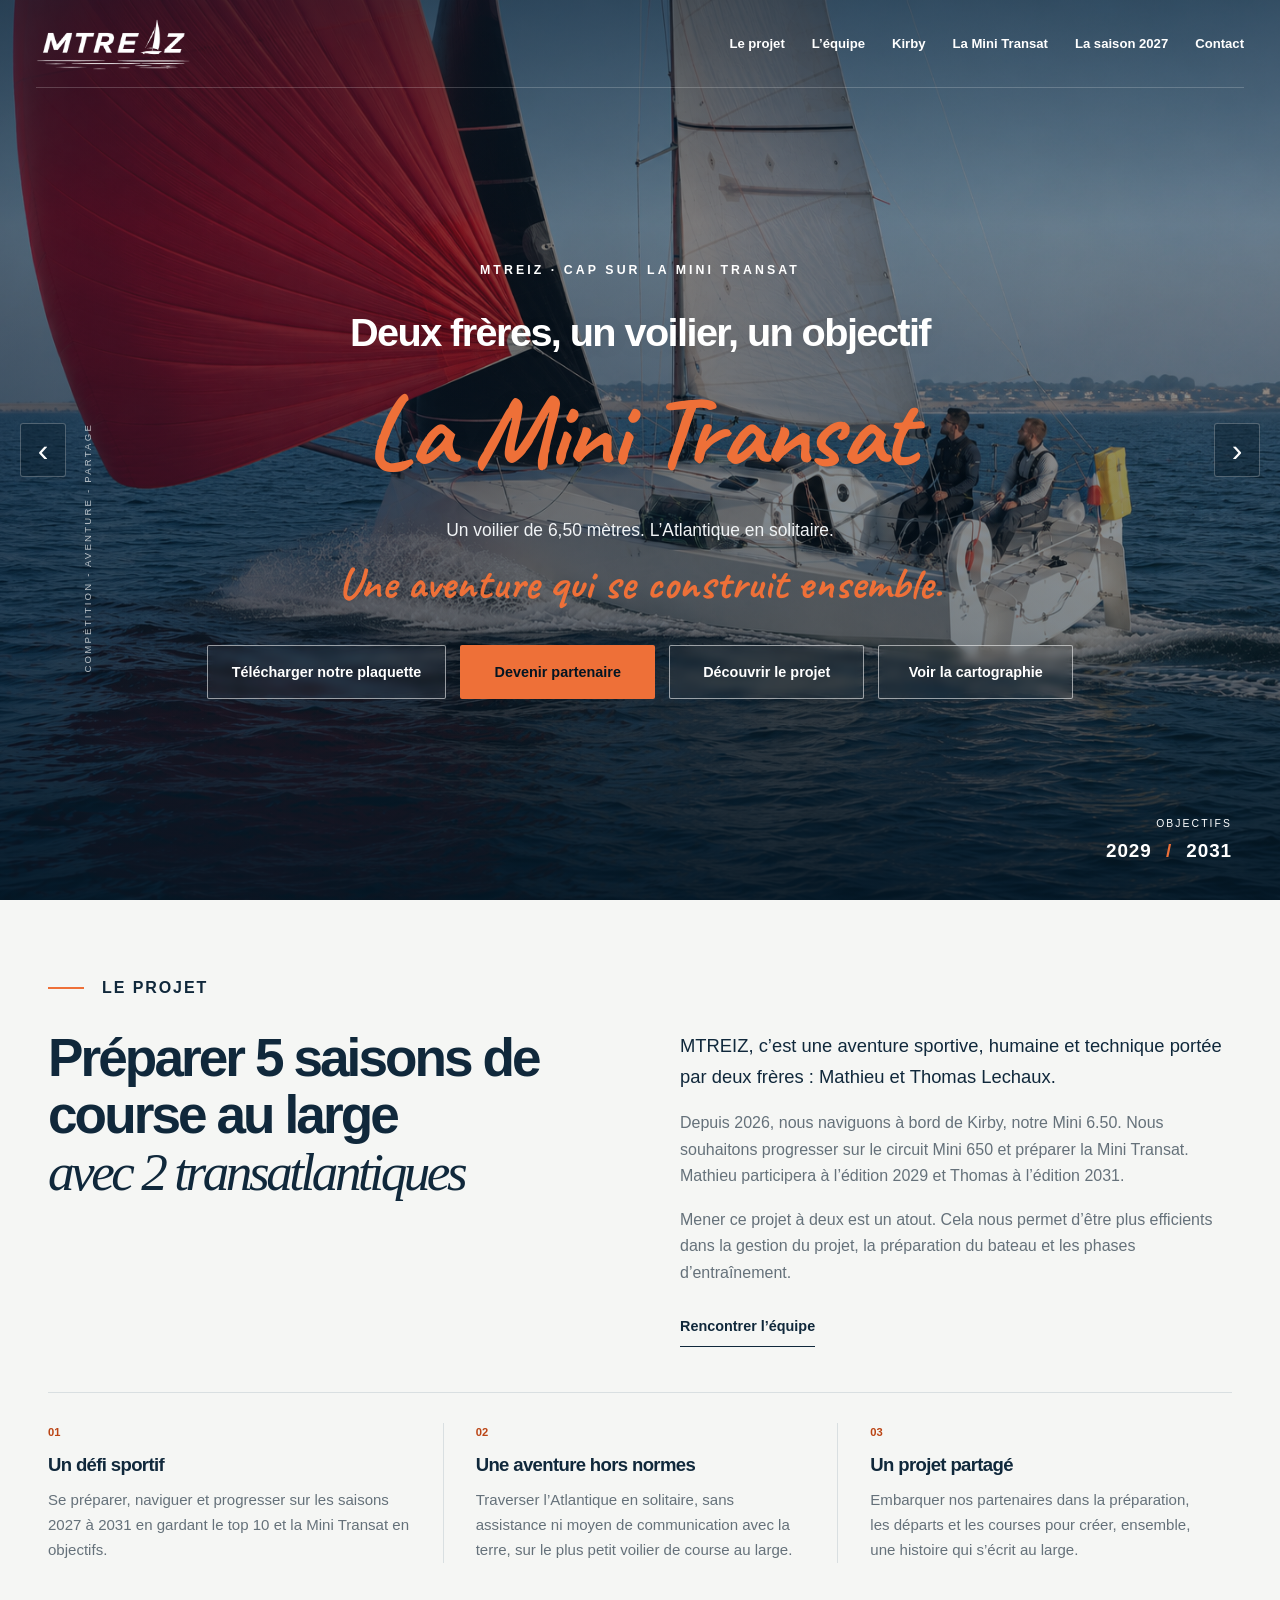
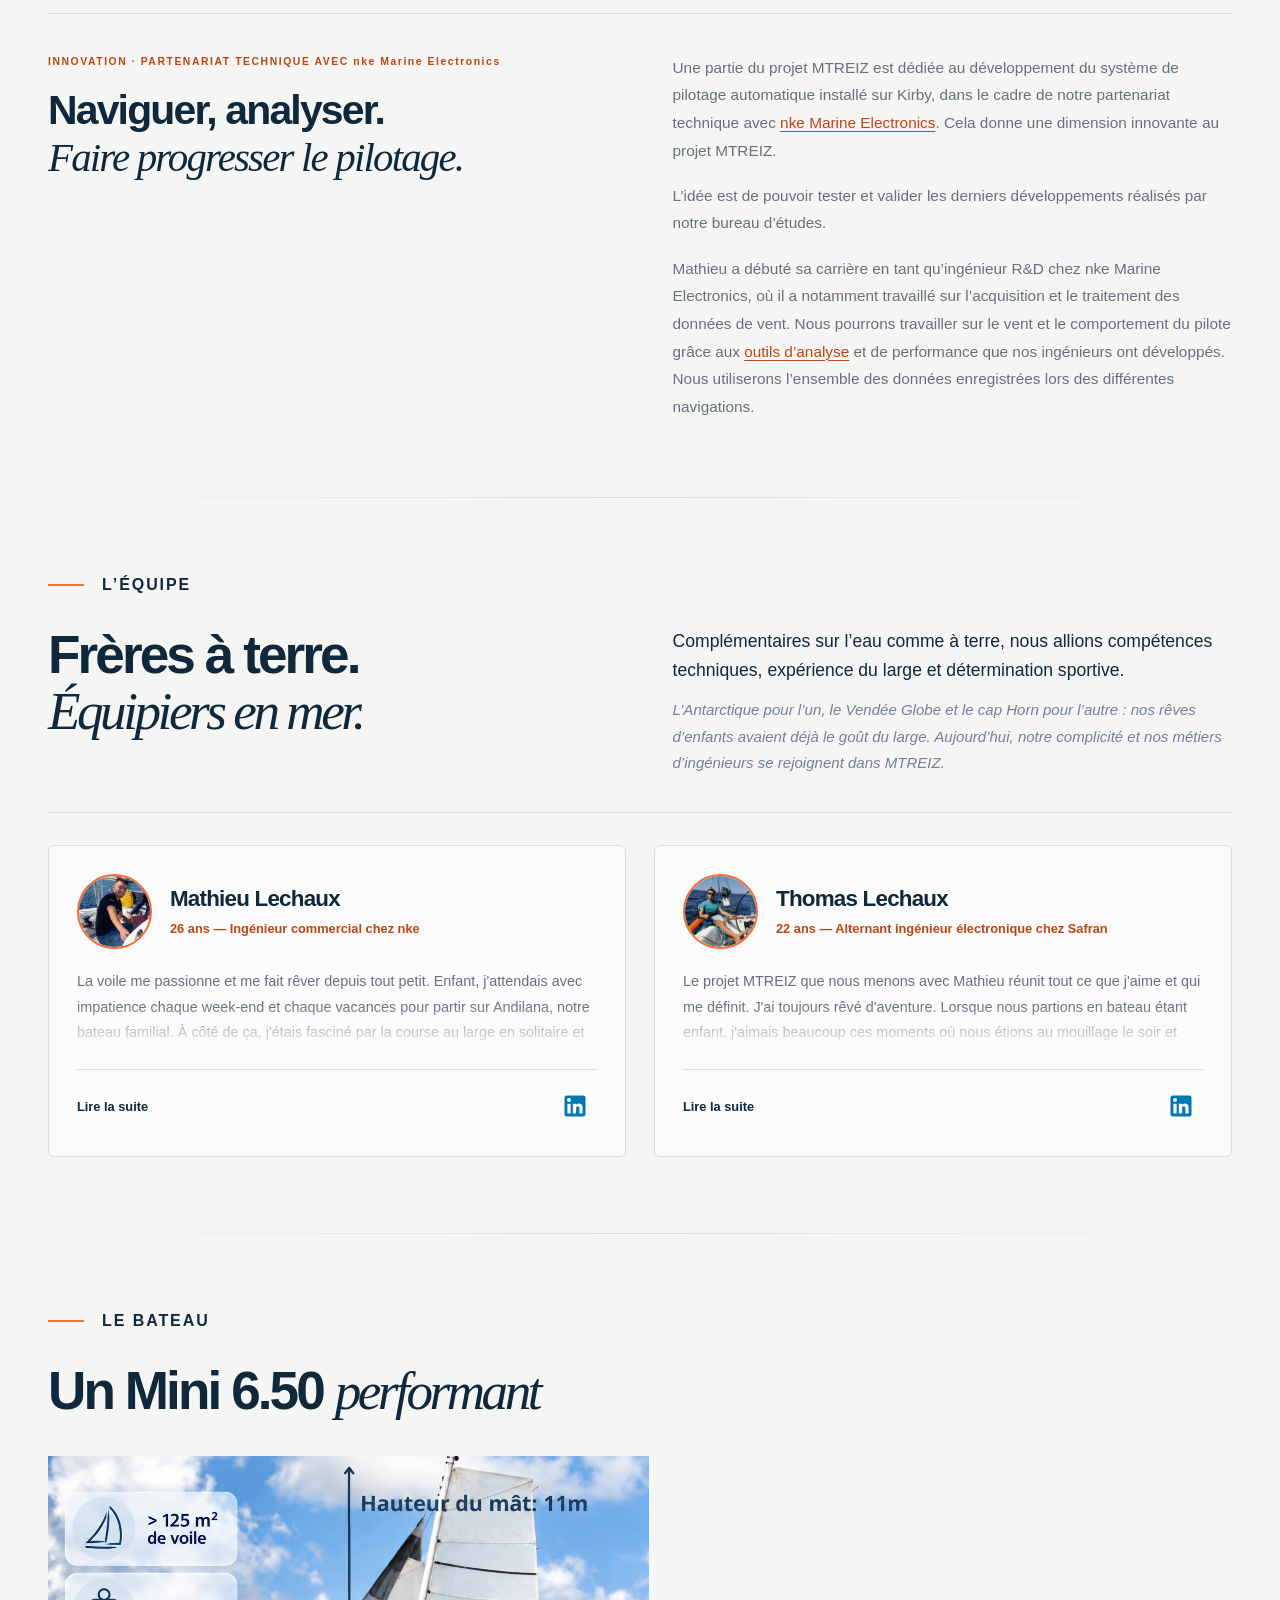
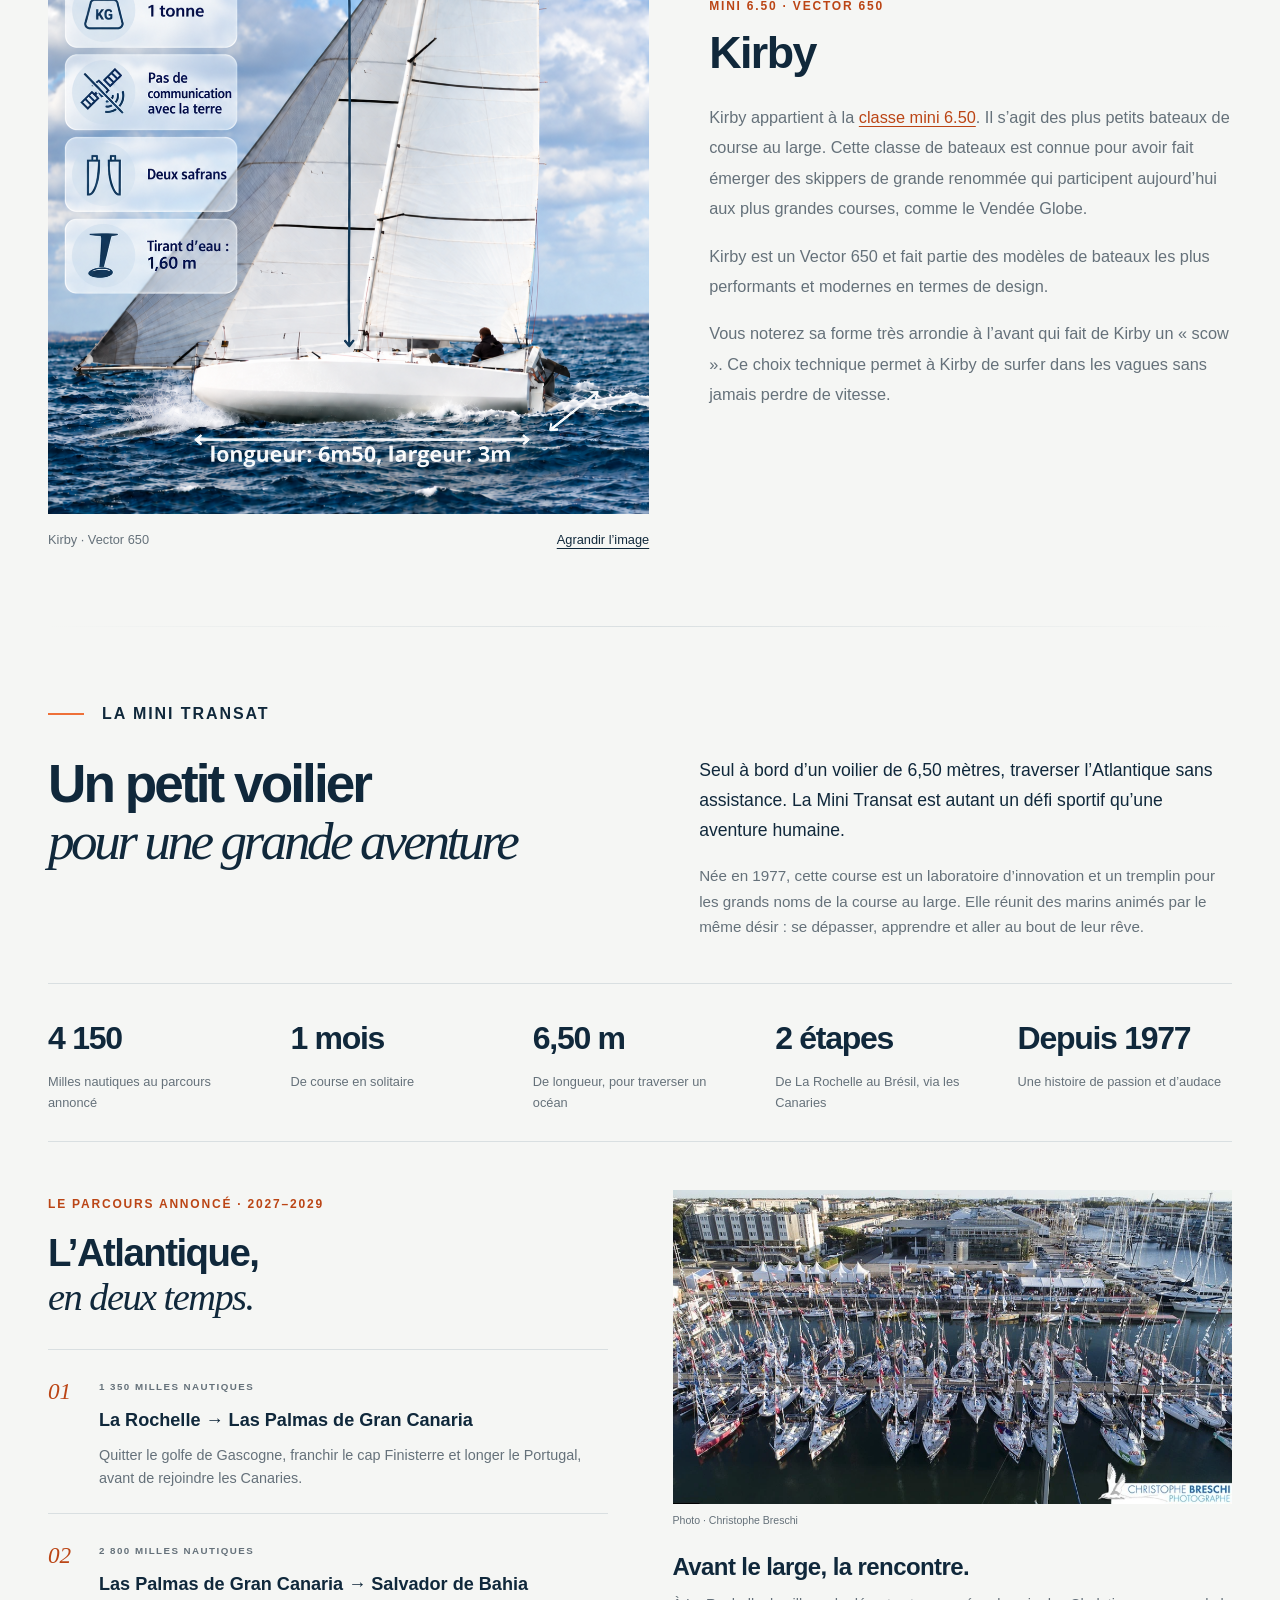
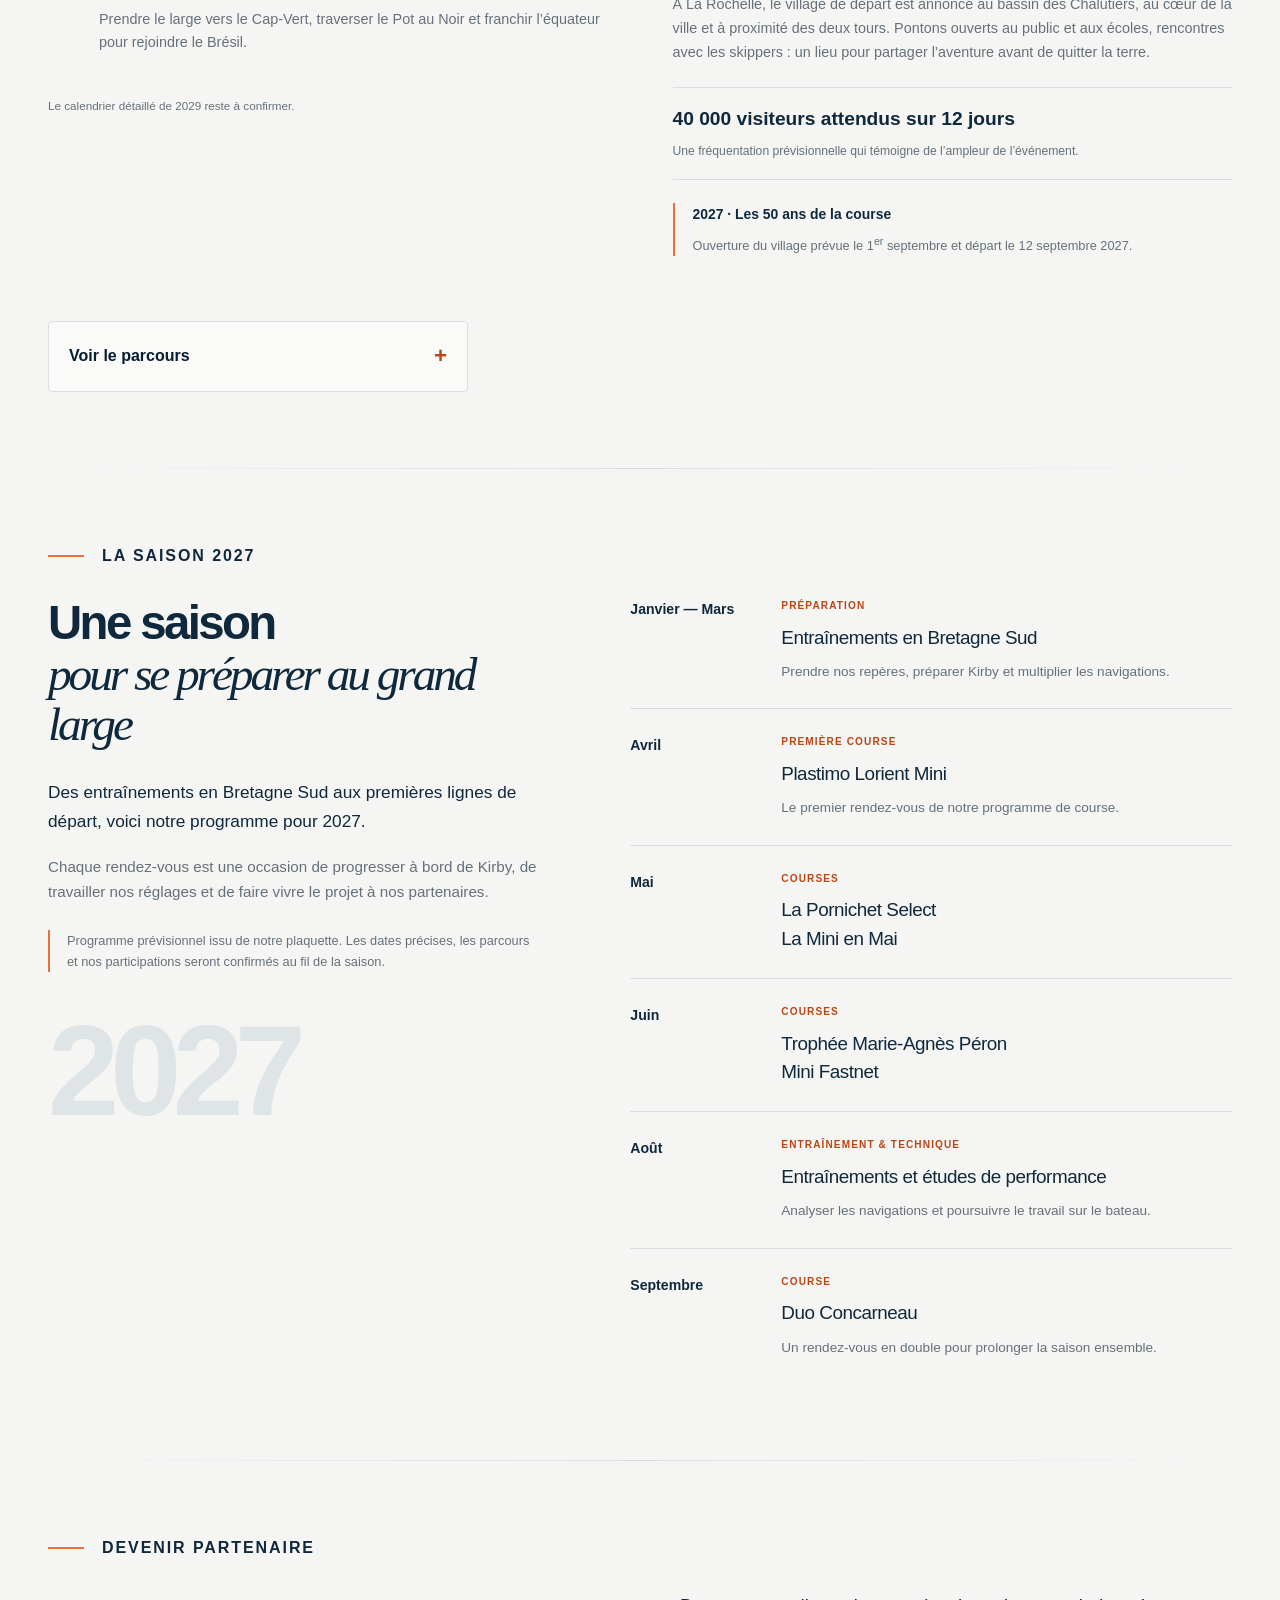
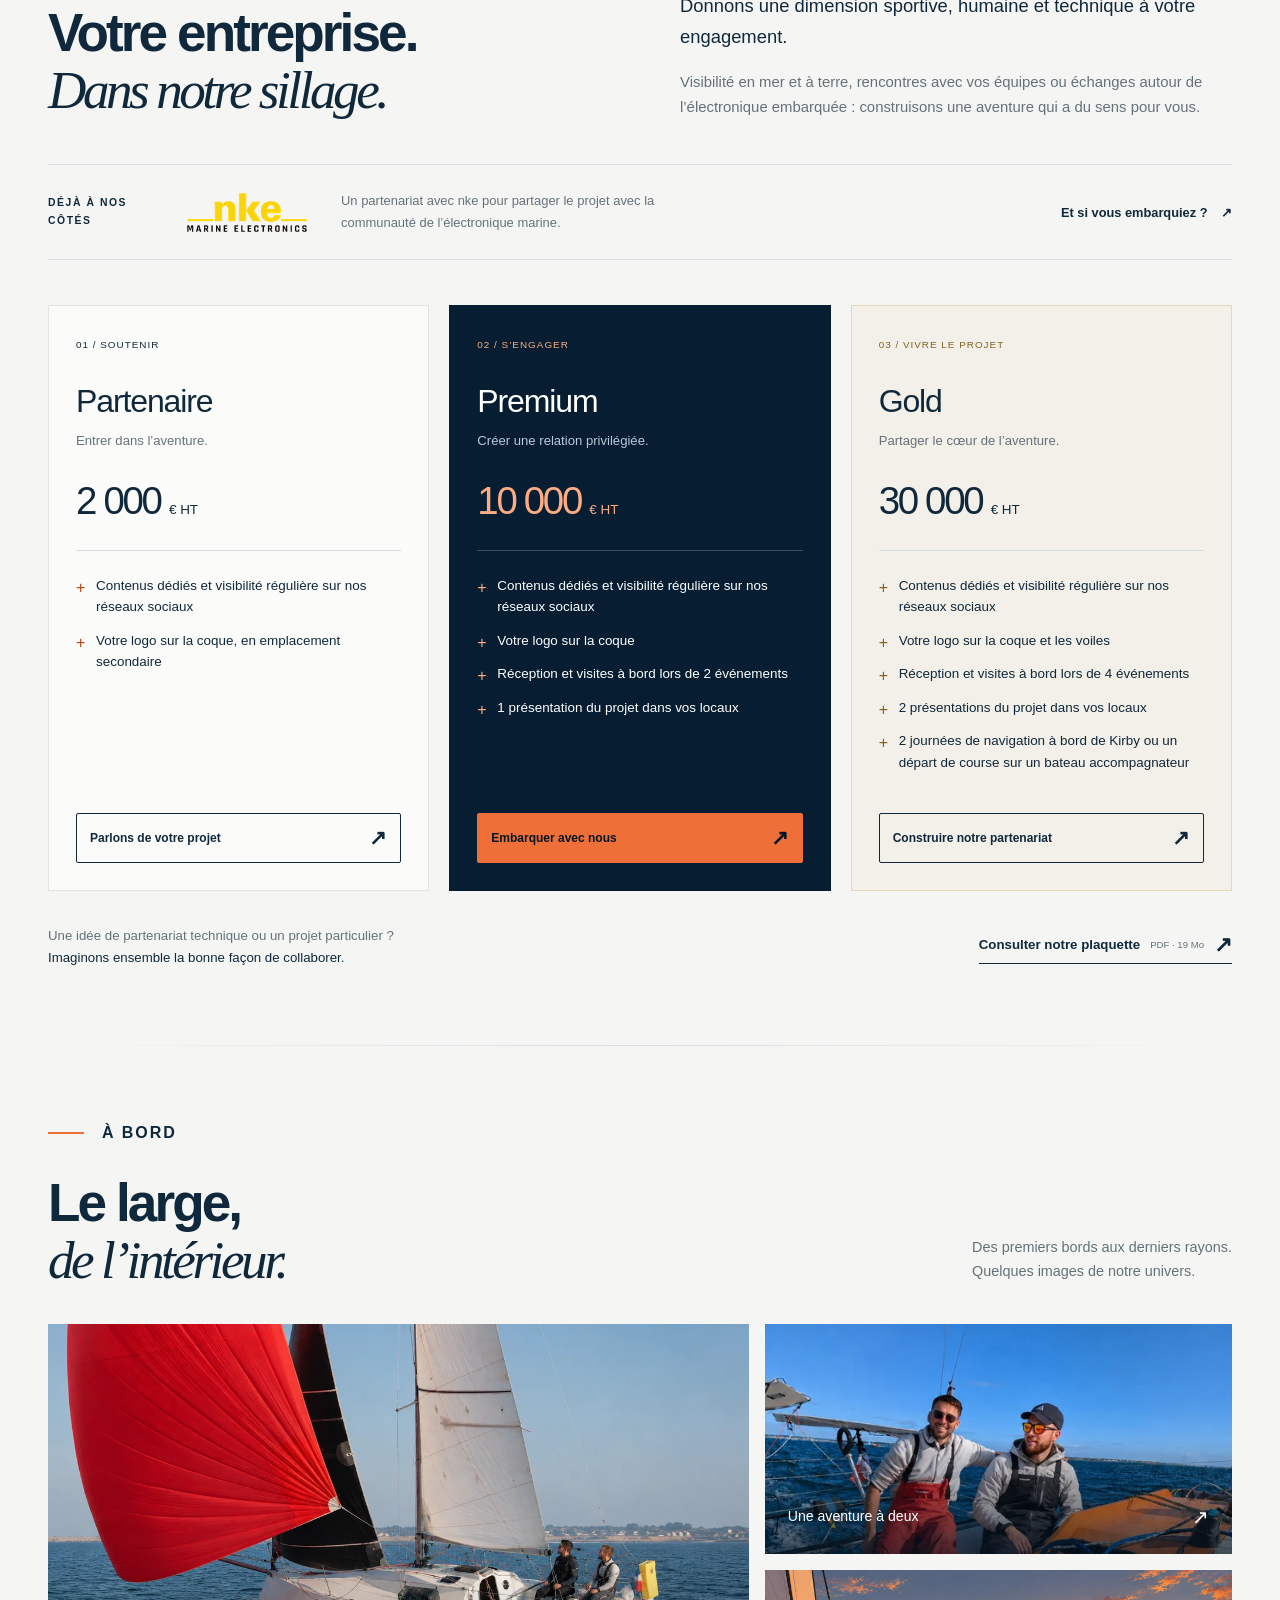
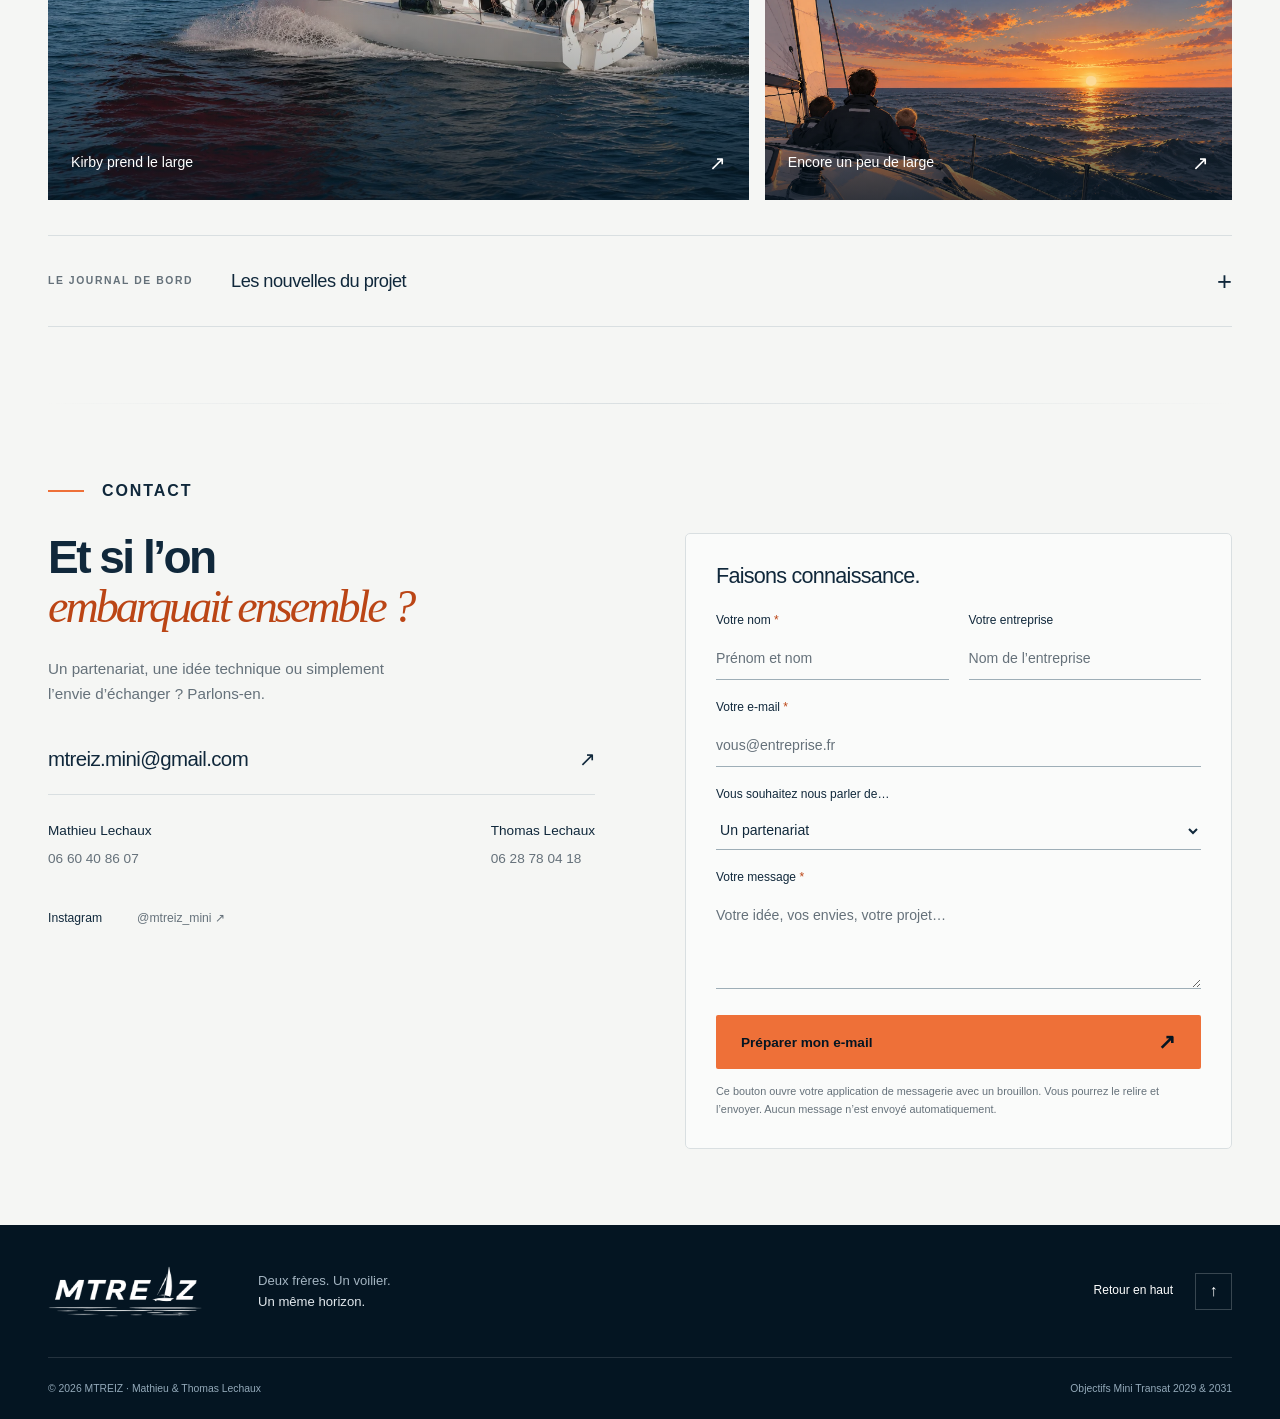
<file: index.html>
<!doctype html>
<html lang="fr">
  <head>
    <meta charset="UTF-8" />
    <meta name="viewport" content="width=device-width, initial-scale=1" />
    <title>MTREIZ — Deux frères, un voilier, un objectif : la Mini Transat</title>
    <meta name="description" content="Mathieu et Thomas Lechaux préparent les Mini Transat 2029 et 2031 à bord de Kirby. Rejoignez une aventure de course au large, d’ingénierie et de partage." />
    <meta name="theme-color" content="#061d32" />
    <link rel="icon" type="image/svg+xml" href="./favicon.svg" />
    <link rel="preload" as="image" href="./images/Caroussel_4.png" />
    <link rel="stylesheet" href="./style.css?v=20261004-36" />
  </head>
  <body>
    <a class="skip-link" href="#projet">Aller au contenu</a>
    <header class="site-header" id="site-header">
      <div class="nav-wrap">
        <a class="brand" href="#accueil" aria-label="MTREIZ, retour à l’accueil"><img src="./images/logo-mtreiz.webp" width="462" height="347" alt="MTREIZ" /></a>
        <button class="menu-toggle" aria-expanded="false" aria-controls="main-nav"><span class="menu-label">Menu</span><span class="menu-bars" aria-hidden="true"></span></button>
        <nav id="main-nav" aria-label="Navigation principale">
          <a href="#projet">Le projet</a><a href="#equipe">L’équipe</a><a href="#kirby">Kirby</a><a href="#mini-transat">La Mini Transat</a><a href="#saison-2027">La saison 2027</a><a href="#contact">Contact</a>
        </nav>
      </div>
      <div class="scroll-progress" aria-hidden="true"></div>
    </header>

    <main>
      <section class="hero" id="accueil" aria-labelledby="hero-title">
        <div class="hero-carousel" aria-hidden="true"><div class="hero-track"><img class="hero-slide" src="./images/Caroussel_4.png" alt="" fetchpriority="high" />
<img class="hero-slide" src="./images/Caroussel_1.jpg" alt="" loading="lazy" />
<img class="hero-slide" src="./images/Caroussel_2.jpg" alt="" loading="lazy" />
<img class="hero-slide" src="./images/Caroussel_3.png" alt="" loading="lazy" /></div></div>
        <div class="hero-carousel-controls" aria-label="Diaporama de l’accueil" hidden><button type="button" class="hero-prev" aria-label="Image précédente">‹</button><button type="button" class="hero-next" aria-label="Image suivante">›</button></div>
        <div class="hero-shade"></div>
        <div class="hero-content wrap">
          <p class="eyebrow hero-eyebrow">MTREIZ · CAP SUR LA MINI TRANSAT</p>
          <h1 id="hero-title"><span class="hero-title-intro">Deux frères, un voilier, un objectif</span><em>La Mini Transat</em></h1>
          <p class="hero-intro">Un voilier de 6,50 mètres. L’Atlantique en solitaire.<span class="hero-handwritten">Une aventure qui se construit ensemble.</span></p>
          <div class="hero-actions"><a class="button button-glass" href="./plaquette-partenaires-mtreiz.pdf" download="Plaquette-partenaires-MTREIZ.pdf">Télécharger notre plaquette</a><a class="button button-orange" href="#partenaires">Devenir partenaire</a><a class="button button-glass" href="#projet">Découvrir le projet</a><a class="button button-glass race-tracking-link" href="https://www.letelegramme.fr/sports/voile/direct-la-cartographie-de-la-duo-concarneau-7118940.php" target="_blank" rel="noopener noreferrer">Voir la cartographie</a></div>
        </div>
        <div class="hero-bottom wrap"><p>OBJECTIFS <strong>2029 <span>/</span> 2031</strong></p></div>
        <span class="hero-side" aria-hidden="true">COMPÉTITION - AVENTURE - PARTAGE</span>
      </section>

      <section class="section project-section" id="projet" aria-labelledby="project-title">
        <div class="wrap">
          <div class="section-kicker"><span>LE PROJET</span></div>
          <div class="project-grid">
            <div class="project-copy"><h2 id="project-title">Préparer 5 saisons de course au large<br /><em>avec 2 transatlantiques</em></h2><div class="project-story"><p class="lead">MTREIZ, c’est une aventure sportive, humaine et technique portée par deux frères : Mathieu et Thomas Lechaux.</p><p>Depuis 2026, nous naviguons à bord de Kirby, notre Mini 6.50. Nous souhaitons progresser sur le circuit Mini 650 et préparer la Mini Transat. Mathieu participera à l’édition 2029 et Thomas à l’édition 2031.</p><p>Mener ce projet à deux est un atout. Cela nous permet d’être plus efficients dans la gestion du projet, la préparation du bateau et les phases d’entraînement.</p><a class="text-link" href="#equipe">Rencontrer l’équipe</a></div></div>
          </div>
          <div class="project-pillars"><article><span class="pillar-number">01</span><h3>Un défi sportif</h3><p>Se préparer, naviguer et progresser sur les saisons 2027 à 2031 en gardant le top 10 et la Mini Transat en objectifs.</p></article><article><span class="pillar-number">02</span><h3>Une aventure hors normes</h3><p>Traverser l’Atlantique en solitaire, sans assistance ni moyen de communication avec la terre, sur le plus petit voilier de course au large.</p></article><article><span class="pillar-number">03</span><h3>Un projet partagé</h3><p>Embarquer nos partenaires dans la préparation, les départs et les courses pour créer, ensemble, une histoire qui s’écrit au large.</p></article></div>
          <article class="project-innovation" aria-labelledby="innovation-title">
            <div class="innovation-intro">
              <div><p class="tiny-label">INNOVATION · PARTENARIAT TECHNIQUE AVEC nke Marine Electronics</p><h3 id="innovation-title">Naviguer, analyser.<br /><em>Faire progresser le pilotage.</em></h3></div>
              <div class="innovation-copy"><p>Une partie du projet MTREIZ est dédiée au développement du système de pilotage automatique installé sur Kirby, dans le cadre de notre partenariat technique avec <a class="inline-link" href="https://nke-marine-electronics.fr/" target="_blank" rel="noopener noreferrer">nke Marine Electronics</a>. Cela donne une dimension innovante au projet MTREIZ.</p><p>L’idée est de pouvoir tester et valider les derniers développements réalisés par notre bureau d’études.</p><p>Mathieu a débuté sa carrière en tant qu’ingénieur R&amp;D chez nke Marine Electronics, où il a notamment travaillé sur l’acquisition et le traitement des données de vent. Nous pourrons travailler sur le vent et le comportement du pilote grâce aux <button type="button" class="inline-link analysis-toggle" aria-expanded="false" aria-controls="analysis-panel">outils d’analyse</button> et de performance que nos ingénieurs ont développés. Nous utiliserons l’ensemble des données enregistrées lors des différentes navigations.</p><div id="analysis-panel" class="analysis-panel" hidden><figure><img src="./images/nke-analyse-navigation.png" width="1450" height="675" loading="lazy" alt="Outils d’analyse nke : rapports de navigation, segmentation, calibration et détection, avec cartes, graphiques et tableaux." /><figcaption>Les outils d’analyse et de performance nke Marine Electronics</figcaption></figure></div></div>
            </div>
          </article>
        </div>
      </section>

      <section id="equipe" class="section team-section" aria-labelledby="team-title"><div class="wrap">
        <div class="section-kicker"><span>L’ÉQUIPE</span></div>

        <div class="team-hero-grid">
            <div class="team-title-col">
                <h2 id="team-title">Frères à terre.<br><em>Équipiers en mer.</em></h2>
            </div>
            <div class="team-text-col">
                <p class="lead-text">
                    Complémentaires sur l’eau comme à terre, nous allions compétences techniques, expérience du large et détermination sportive.
                </p>

                <p class="equipe-citation" style="color: #718096; font-style: italic; margin-top: 0.8rem;">
                    L’Antarctique pour l’un, le Vendée Globe et le cap Horn pour l’autre : nos rêves d’enfants avaient déjà le goût du large. Aujourd’hui, notre complicité et nos métiers d’ingénieurs se rejoignent dans MTREIZ.
                </p>
            </div>
        </div>

        <div class="team-cards-grid">
            <!-- Mathieu -->
            <div class="team-card">
                <div class="profile-header">
                    <img src="./images/PDP_Mathieu.png" alt="Mathieu Lechaux" class="profile-photo" loading="lazy">
                    <div class="profile-info">
                        <h3>Mathieu Lechaux</h3>
                        <span class="subtext">26 ans — Ingénieur commercial chez nke</span>
                    </div>
                </div>
                <div class="profile-bio" id="bio-mathieu">
                    <p>
                        La voile me passionne et me fait rêver depuis tout petit. Enfant, j'attendais avec impatience chaque week-end et chaque vacances pour partir sur Andilana, notre bateau familial. À côté de ça, j'étais fasciné par la course au large en solitaire et ces skippers qui s'élançaient défier les océans chaque automne. J'avais rempli ma chambre de posters récoltés lors des nombreux départs de courses auxquels papa nous emmenait, et je m'endormais en m'imaginant à la place de ces marins. Plus grand, j'ai fait mes études d'ingénieur à Brest et ai passé beaucoup de temps sur l'eau et dans l'eau à naviguer, kiter, surfer, et ai développé un réel besoin de proximité avec l'océan. J'ai toujours été compétiteur dans l'âme et animé par ce besoin de performer, d'atteindre des objectifs, que ce soit en course à pied, au badminton ou en VTT. C'est ce qui m'a motivé à me rapprocher du sport de haut niveau et à rejoindre cet univers très fermé de la course au large avec mon métier d'ingénieur en électronique. Grâce à nke Marine Electronics, je travaille aujourd'hui sur ce qui se fait de mieux en termes de voiliers de course et d'électronique de navigation. Le projet MTREIZ est rempli d'ambition, que ce soit en termes de navigation et de compétition, de dépassement personnel, de gestion de projet et de développement électronique, et je pense que c'est cette complexité qui me motive vraiment à réussir ce projet dans sa globalité.
                    </p>
                </div>
                <div class="profile-footer">
                    <button class="bio-toggle" type="button" aria-expanded="false" aria-controls="bio-mathieu" aria-label="Lire la suite de la présentation de Mathieu">Lire la suite</button>
                    <a href="https://www.linkedin.com/in/mathieu-lechaux" target="_blank" rel="noopener noreferrer" aria-label="Profil LinkedIn de Mathieu Lechaux" class="linkedin-icon">
                        <svg xmlns="http://www.w3.org/2000/svg" viewBox="0 0 24 24">
                            <path d="M19 3a2 2 0 0 1 2 2v14a2 2 0 0 1-2 2H5a2 2 0 0 1-2-2V5a2 2 0 0 1 2-2h14m-.5 15.5v-5.3a3.26 3.26 0 0 0-3.26-3.26c-.85 0-1.84.52-2.28 1.3v-1.11h-2.79v8.37h2.79v-4.93c0-.77.62-1.4 1.39-1.4a1.4 1.4 0 0 1 1.4 1.4v4.93h2.75M6.88 8.56a1.68 1.68 0 0 0 1.68-1.68c0-.93-.75-1.69-1.68-1.69a1.69 1.69 0 0 0-1.69 1.69c0 .93.76 1.68 1.69 1.68m1.39 9.94v-8.37H5.5v8.37h2.77z"/>
                        </svg>
                    </a>
                </div>
            </div>

            <!-- Thomas -->
            <div class="team-card">
                <div class="profile-header">
                    <img src="./images/PDP_Thomas.png" alt="Thomas Lechaux" class="profile-photo" loading="lazy">
                    <div class="profile-info">
                        <h3>Thomas Lechaux</h3>
                        <span class="subtext">22 ans — Alternant ingénieur électronique chez Safran</span>
                    </div>
                </div>
                <div class="profile-bio" id="bio-thomas">
                    <p>
                        Le projet MTREIZ que nous menons avec Mathieu réunit tout ce que j'aime et qui me définit. J'ai toujours rêvé d'aventure. Lorsque nous partions en bateau étant enfant, j'aimais beaucoup ces moments où nous étions au mouillage le soir et que papa nous racontait son expédition en Antarctique avec toutes les péripéties auxquelles il a dû faire face, le démâtage en arrivant aux Canaries, les orques au large de l'Argentine, les vagues de plus de 10m au Nord de la péninsule Antarctique. Les expéditions en mer comme à terre me fascinent. C'est pourquoi je fais beaucoup de randonnée et de trails, je suis toujours à la recherche de nouveaux défis et d'endroits à découvrir, seul ou avec mes amis. À côté de ça, je suis également un passionné de technique depuis mon plus jeune âge. Je ne marchais pas encore que j'étais déjà assis avec papa et papi à changer une courroie de voiture dans le garage de la maison. Mon cursus d'ingénieur à L'INSA et mon alternance chez Safran m'ont permis de développer de nombreuses connaissances en électronique et complètent mes compétences en mécanique. J'ai toujours aimé mener des projets techniques, je viens de remettre en état une 4L, de la carrosserie en passant par chaque pièce du moteur. Ce qui me plaît techniquement avec le projet MTREIZ, c'est qu'il faut être pluridisciplinaire et savoir tout faire. Il faut pouvoir faire du composite pour travailler sur la structure du bateau, avoir des connaissances en électronique pour le système de pilotage automatique, avoir les bases du matelotage pour savoir réaliser des épissures, être capable de réparer une voile... Je pense que ce projet est une vraie expérience de vie avec les défis techniques, humains et sportifs qui nous attendent, c'est ce qui me motive et j'en sortirai grandi.
                    </p>
                </div>
                <div class="profile-footer">
                    <button class="bio-toggle" type="button" aria-expanded="false" aria-controls="bio-thomas" aria-label="Lire la suite de la présentation de Thomas">Lire la suite</button>
                    <a href="https://www.linkedin.com/in/thomas-lechaux-63a942238" target="_blank" rel="noopener noreferrer" aria-label="Profil LinkedIn de Thomas Lechaux" class="linkedin-icon">
                        <svg xmlns="http://www.w3.org/2000/svg" viewBox="0 0 24 24">
                            <path d="M19 3a2 2 0 0 1 2 2v14a2 2 0 0 1-2 2H5a2 2 0 0 1-2-2V5a2 2 0 0 1 2-2h14m-.5 15.5v-5.3a3.26 3.26 0 0 0-3.26-3.26c-.85 0-1.84.52-2.28 1.3v-1.11h-2.79v8.37h2.79v-4.93c0-.77.62-1.4 1.39-1.4a1.4 1.4 0 0 1 1.4 1.4v4.93h2.75M6.88 8.56a1.68 1.68 0 0 0 1.68-1.68c0-.93-.75-1.69-1.68-1.69a1.69 1.69 0 0 0-1.69 1.69c0 .93.76 1.68 1.69 1.68m1.39 9.94v-8.37H5.5v8.37h2.77z"/>
                        </svg>
                    </a>
                </div>
            </div>
        </div>
    </div></section>

      <section class="section boat-section" id="kirby" aria-labelledby="boat-title"><div class="wrap">
        <div class="section-kicker"><span>LE BATEAU</span></div>
        <div class="boat-heading"><h2 id="boat-title">Un Mini 6.50 <em>performant</em></h2></div>
        <div class="kirby-presentation">
          <figure class="kirby-technical-image">
            <a href="./images/kirby-fiche-technique.png" target="_blank" rel="noopener" aria-label="Agrandir la fiche technique de Kirby dans un nouvel onglet"><img src="./images/kirby-fiche-technique.png" width="1199" height="1312" alt="Kirby : longueur 6,50 m, largeur 3 m, mât 11 m, tirant d’eau 1,60 m, une tonne, plus de 125 m² de voile, deux safrans. L’illustration indique « Pas de communication avec la terre »." loading="lazy" /></a>
            <figcaption><span>Kirby · Vector 650</span><a href="./images/kirby-fiche-technique.png" target="_blank" rel="noopener">Agrandir l’image</a></figcaption>
          </figure>
          <div class="kirby-presentation-copy">
            <p class="tiny-label">MINI 6.50 · VECTOR 650</p>
            <h3>Kirby</h3>
            <p>Kirby appartient à la <a class="inline-link" href="https://www.classemini.com/" target="_blank" rel="noopener noreferrer">classe mini 6.50</a>. Il s’agit des plus petits bateaux de course au large. Cette classe de bateaux est connue pour avoir fait émerger des skippers de grande renommée qui participent aujourd’hui aux plus grandes courses, comme le Vendée Globe.</p>
            <p>Kirby est un Vector 650 et fait partie des modèles de bateaux les plus performants et modernes en termes de design.</p>
            <p>Vous noterez sa forme très arrondie à l’avant qui fait de Kirby un « scow ». Ce choix technique permet à Kirby de surfer dans les vagues sans jamais perdre de vitesse.</p>
          </div>
        </div>
      </div></section>

              <section class="section race-section" id="mini-transat" aria-labelledby="race-title"><div class="wrap">
          <div class="section-kicker"><span>LA MINI TRANSAT</span></div>
          <div class="race-heading"><h2 id="race-title">Un petit voilier<br /><em>pour une grande aventure</em></h2><div class="race-intro"><p class="lead">Seul à bord d’un voilier de 6,50 mètres, traverser l’Atlantique sans assistance. La Mini Transat est autant un défi sportif qu’une aventure humaine.</p><p>Née en 1977, cette course est un laboratoire d’innovation et un tremplin pour les grands noms de la course au large. Elle réunit des marins animés par le même désir : se dépasser, apprendre et aller au bout de leur rêve.</p></div></div>
          <dl class="race-facts"><div><dt>4 150</dt><dd>Milles nautiques au parcours annoncé</dd></div><div><dt>1 mois</dt><dd>De course en solitaire</dd></div><div><dt>6,50 m</dt><dd>De longueur, pour traverser un océan</dd></div><div><dt>2 étapes</dt><dd>De La Rochelle au Brésil, via les Canaries</dd></div><div><dt>Depuis 1977</dt><dd>Une histoire de passion et d’audace</dd></div></dl>
          
<div class="race-grid">
            <div class="race-route"><span class="tiny-label">LE PARCOURS ANNONCÉ · 2027–2029</span><h3>L’Atlantique,<br /><em>en deux temps.</em></h3><ol class="race-legs"><li><span class="leg-number" aria-hidden="true">01</span><div><span class="tiny-label">1 350 MILLES NAUTIQUES</span><h4>La Rochelle → Las Palmas de Gran Canaria</h4><p>Quitter le golfe de Gascogne, franchir le cap Finisterre et longer le Portugal, avant de rejoindre les Canaries.</p></div></li><li><span class="leg-number" aria-hidden="true">02</span><div><span class="tiny-label">2 800 MILLES NAUTIQUES</span><h4>Las Palmas de Gran Canaria → Salvador de Bahia</h4><p>Prendre le large vers le Cap-Vert, traverser le Pot au Noir et franchir l’équateur pour rejoindre le Brésil.</p></div></li></ol><p class="race-source-note">Le calendrier détaillé de 2029 reste à confirmer.</p>
</div>
            <div class="race-village"><figure><img src="./images/village-mini-transat.webp" width="1055" height="592" loading="lazy" alt="Voiliers Mini réunis au port, avec les visiteurs sur les pontons" /><figcaption>Photo · Christophe Breschi</figcaption></figure><h3>Avant le large, la rencontre.</h3><p>À La Rochelle, le village de départ est annoncé au bassin des Chalutiers, au cœur de la ville et à proximité des deux tours. Pontons ouverts au public et aux écoles, rencontres avec les skippers : un lieu pour partager l’aventure avant de quitter la terre.</p><p class="village-attendance"><strong>40 000 visiteurs attendus sur 12 jours</strong><span>Une fréquentation prévisionnelle qui témoigne de l’ampleur de l’événement.</span></p><p class="race-edition"><strong>2027 · Les 50 ans de la course</strong><span>Ouverture du village prévue le 1<sup>er</sup> septembre et départ le 12 septembre 2027.</span></p></div>
<details class="route-disclosure" id="parcours-anime"><summary><span>Voir le parcours</span><span class="route-disclosure-icon" aria-hidden="true">+</span></summary>
<div class="ocean-journey" aria-labelledby="journey-title">
            <div class="journey-map">
              <svg class="journey-svg" viewBox="0 0 765 624" role="img" aria-labelledby="journey-map-title journey-map-desc">
                <title id="journey-map-title">La traversée de l’Atlantique en deux étapes</title>
                <desc id="journey-map-desc">De La Rochelle à Las Palmas de Gran Canaria : 1 350 milles nautiques. Puis vers Salvador de Bahia : 2 800 milles nautiques. Le tracé est schématique.</desc>
                <defs><pattern id="ocean-grid" width="90" height="80" patternUnits="userSpaceOnUse"><path d="M90 0H0V80" fill="none" stroke="#b4cbc8" stroke-width=".7" opacity=".45"/></pattern></defs>
                <rect width="765" height="624" fill="#edf3ef"/>
                <rect width="765" height="624" fill="url(#ocean-grid)"/>
                <image href="./images/atlantic-land.svg" width="765" height="624"/>
                <text x="613" y="162" class="map-continent">EUROPE</text><text x="588" y="395" class="map-continent">AFRIQUE</text><text x="67" y="515" class="map-continent">BRÉSIL</text>
                <text x="161" y="244" class="map-ocean">OCÉAN</text><text x="125" y="270" class="map-ocean">ATLANTIQUE</text>
                <path d="M0 448H765" class="equator-line"/><text x="32" y="441" class="equator-label">ÉQUATEUR</text>
                <path d="M574 79 C558 94 525 86 500 99 C470 112 469 180 445 223 C414 258 369 286 351 320 C325 371 285 429 260 476 C244 510 243 533 238 551" class="journey-guide"/>
                <path id="journey-leg-one" d="M574 79 C558 94 525 86 500 99 C470 112 469 180 445 223" class="journey-line leg-one"/>
                <path id="journey-leg-two" d="M445 223 C414 258 369 286 351 320 C325 371 285 429 260 476 C244 510 243 533 238 551" class="journey-line leg-two"/>
                <g class="journey-port"><circle cx="574" cy="79" r="7"/><text x="596" y="68">La Rochelle</text><text x="596" y="87" class="port-subtitle">FRANCE · DÉPART</text></g>
                <g class="journey-port"><circle cx="445" cy="223" r="7"/><path d="M455 223H505" class="port-leader"/><text x="515" y="218">Las Palmas</text><text x="515" y="237" class="port-subtitle">GRAN CANARIA · ESCALE</text></g>
                <g class="journey-port"><circle cx="238" cy="551" r="7"/><path d="M248 551H284" class="port-leader"/><text x="294" y="549">Salvador de Bahia</text><text x="294" y="569" class="port-subtitle">BRÉSIL · ARRIVÉE</text></g>
                <g id="journey-boat" transform="translate(238 551)" aria-hidden="true">
                  <g data-boat="model" stroke-linejoin="round"/>
                </g>
              </svg>
              <p class="journey-map-note">Tracé indicatif · Fond cartographique : Natural Earth</p>
            </div>
            <div class="journey-story">
              <span class="tiny-label">4 150 MILLES · UN OCÉAN À TRAVERSER</span>
              <h3 id="journey-title">Suivez <br /><em>la traversée.</em></h3>
              <p class="journey-caption" aria-live="polite">Deux étapes, des Canaries jusqu’au Brésil.</p>
              <div class="journey-stages" aria-label="Explorer les étapes">
                <button type="button" data-journey-stage="1" aria-pressed="false"><span>01 · LA ROCHELLE → LES CANARIES</span><strong>1 350 <small>milles nautiques</small></strong></button>
                <button type="button" data-journey-stage="2" aria-pressed="false"><span>02 · LES CANARIES → LE BRÉSIL</span><strong>2 800 <small>milles nautiques</small></strong></button>
              </div>
              <div class="journey-progress" aria-hidden="true"><span></span></div>
              <button class="journey-replay" type="button">Rejouer la traversée <span aria-hidden="true">↻</span></button>
              <p class="journey-hint">Sélectionnez une étape pour la découvrir sur la carte.</p>
            </div>
          </div>
</details>
          </div>
        </div></section>

<section class="section season-section" id="saison-2027" aria-labelledby="season-title"><div class="wrap">
        <div class="section-kicker"><span>LA SAISON 2027</span></div>
        <div class="season-layout">
          <div class="season-intro"><h2 id="season-title">Une saison<br /><em>pour se préparer au grand large</em></h2><p class="lead">Des entraînements en Bretagne Sud aux premières lignes de départ, voici notre programme pour 2027.</p><p>Chaque rendez-vous est une occasion de progresser à bord de Kirby, de travailler nos réglages et de faire vivre le projet à nos partenaires.</p><p class="calendar-note">Programme prévisionnel issu de notre plaquette. Les dates précises, les parcours et nos participations seront confirmés au fil de la saison.</p><span class="season-year" aria-hidden="true">2027</span></div>
          <ol class="season-calendar" aria-label="Calendrier prévisionnel de la saison 2027">
            <li><div class="calendar-month">Janvier — Mars</div><div class="calendar-event"><span class="event-type">PRÉPARATION</span><h3>Entraînements en Bretagne Sud</h3><p>Prendre nos repères, préparer Kirby et multiplier les navigations.</p></div></li>
            <li><div class="calendar-month">Avril</div><div class="calendar-event"><span class="event-type">PREMIÈRE COURSE</span><h3>Plastimo Lorient Mini</h3><p>Le premier rendez-vous de notre programme de course.</p></div></li>
            <li><div class="calendar-month">Mai</div><div class="calendar-event"><span class="event-type">COURSES</span><h3>La Pornichet Select<br />La Mini en Mai</h3></div></li>
            <li><div class="calendar-month">Juin</div><div class="calendar-event"><span class="event-type">COURSES</span><h3>Trophée Marie-Agnès Péron<br />Mini Fastnet</h3></div></li>
            <li><div class="calendar-month">Août</div><div class="calendar-event"><span class="event-type">ENTRAÎNEMENT &amp; TECHNIQUE</span><h3>Entraînements et études de performance</h3><p>Analyser les navigations et poursuivre le travail sur le bateau.</p></div></li>
            <li><div class="calendar-month">Septembre</div><div class="calendar-event"><span class="event-type">COURSE</span><h3>Duo Concarneau</h3><p>Un rendez-vous en double pour prolonger la saison ensemble.</p></div></li>
          </ol>
        </div>
      </div></section>

      <section class="section partners-section" id="partenaires" aria-labelledby="partners-title"><div class="wrap">
        <div class="section-kicker"><span>DEVENIR PARTENAIRE</span></div>
        <div class="partners-heading"><h2 id="partners-title">Votre entreprise.<br /><em>Dans notre sillage.</em></h2><div><p class="lead">Donnons une dimension sportive, humaine et technique à votre engagement.</p><p>Visibilité en mer et à terre, rencontres avec vos équipes ou échanges autour de l’électronique embarquée : construisons une aventure qui a du sens pour vous.</p></div></div>
        <div class="existing-partners"><span class="tiny-label">DÉJÀ À NOS CÔTÉS</span><img src="./images/logo-nke.webp" width="200" height="65" alt="nke Marine Electronics, partenaire de MTREIZ" loading="lazy" /><p>Un partenariat avec nke pour partager le projet avec la communauté de l’électronique marine.</p><a href="#contact">Et si vous embarquiez ? <span aria-hidden="true">↗</span></a></div>
        <div class="offers">
          <article class="offer"><span class="offer-label">01 / SOUTENIR</span><h3>Partenaire</h3><p class="offer-tagline">Entrer dans l’aventure.</p><p class="offer-price">2 000 <span>€ HT</span></p><ul><li>Contenus dédiés et visibilité régulière sur nos réseaux sociaux</li><li>Votre logo sur la coque, en emplacement secondaire</li></ul><a class="button button-outline" href="#contact" data-offer="Partenaire — 2 000 € HT">Parlons de votre projet <span aria-hidden="true">↗</span></a></article>
          <article class="offer offer-premium"><span class="offer-label">02 / S’ENGAGER</span><h3>Premium</h3><p class="offer-tagline">Créer une relation privilégiée.</p><p class="offer-price">10 000 <span>€ HT</span></p><ul><li>Contenus dédiés et visibilité régulière sur nos réseaux sociaux</li><li>Votre logo sur la coque</li><li>Réception et visites à bord lors de 2 événements</li><li>1 présentation du projet dans vos locaux</li></ul><a class="button button-orange" href="#contact" data-offer="Premium — 10 000 € HT">Embarquer avec nous <span aria-hidden="true">↗</span></a></article>
          <article class="offer offer-gold"><span class="offer-label">03 / VIVRE LE PROJET</span><h3>Gold</h3><p class="offer-tagline">Partager le cœur de l’aventure.</p><p class="offer-price">30 000 <span>€ HT</span></p><ul><li>Contenus dédiés et visibilité régulière sur nos réseaux sociaux</li><li>Votre logo sur la coque et les voiles</li><li>Réception et visites à bord lors de 4 événements</li><li>2 présentations du projet dans vos locaux</li><li>2 journées de navigation à bord de Kirby ou un départ de course sur un bateau accompagnateur</li></ul><a class="button button-outline" href="#contact" data-offer="Gold — 30 000 € HT">Construire notre partenariat <span aria-hidden="true">↗</span></a></article>
        </div>
        <div class="partner-bottom"><p>Une idée de partenariat technique ou un projet particulier ?<br /><strong>Imaginons ensemble la bonne façon de collaborer.</strong></p><a class="text-link" href="./plaquette-partenaires-mtreiz.pdf" target="_blank" rel="noopener">Consulter notre plaquette <span class="file-tag">PDF · 19 Mo</span><span aria-hidden="true">↗</span></a></div>
      </div></section>

      <section class="section gallery-section" id="galerie" aria-labelledby="gallery-title"><div class="wrap">
        <div class="section-kicker"><span>À BORD</span></div><div class="gallery-heading"><h2 id="gallery-title">Le large,<br /><em>de l’intérieur.</em></h2><p>Des premiers bords aux derniers rayons.<br />Quelques images de notre univers.</p></div>
        <div class="gallery"><button class="gallery-item gallery-main" data-gallery="0" aria-label="Agrandir la photo de Kirby sous spi"><img src="./images/kirby-navigation.webp" width="1242" height="811" alt="Kirby sous spi, au large" loading="lazy" /><span>Kirby prend le large <b aria-hidden="true">↗</b></span></button><button class="gallery-item" data-gallery="1" aria-label="Agrandir la photo des deux frères à bord"><img src="./images/les-freres.webp" width="543" height="725" alt="Mathieu et Thomas à bord" loading="lazy" /><span>Une aventure à deux <b aria-hidden="true">↗</b></span></button><button class="gallery-item" data-gallery="2" aria-label="Agrandir la photo de l’horizon au coucher du soleil"><img src="./images/horizon.webp" width="1774" height="887" alt="Coucher de soleil vu du cockpit" loading="lazy" /><span>Encore un peu de large <b aria-hidden="true">↗</b></span></button></div>
        <details class="journal"><summary><span><span class="tiny-label">LE JOURNAL DE BORD</span><strong>Les nouvelles du projet</strong></span><span class="journal-plus" aria-hidden="true">+</span></summary><div class="journal-content"><p>Les premières actualités et newsletters seront réunies ici, pour retrouver la préparation de Kirby et les moments forts des courses.</p><a class="text-link" href="https://www.instagram.com/mtreiz_mini/" target="_blank" rel="noopener noreferrer">En attendant, rendez-vous sur Instagram <span aria-hidden="true">↗</span></a></div></details>
      </div></section>

      <section class="section contact-section" id="contact" aria-labelledby="contact-title"><div class="wrap">
        <div class="section-kicker"><span>CONTACT</span></div>
        <div class="contact-grid"><div class="contact-copy"><h2 id="contact-title">Et si l’on<br /><em>embarquait ensemble ?</em></h2><p>Un partenariat, une idée technique ou simplement l’envie d’échanger ? Parlons-en.</p><a class="contact-email" href="mailto:mtreiz.mini@gmail.com">mtreiz.mini@gmail.com <span aria-hidden="true">↗</span></a><div class="contact-people"><div><strong>Mathieu Lechaux</strong><a href="tel:+33660408607">06 60 40 86 07</a></div><div><strong>Thomas Lechaux</strong><a href="tel:+33628780418">06 28 78 04 18</a></div></div><a class="social-link" href="https://www.instagram.com/mtreiz_mini/" target="_blank" rel="noopener noreferrer">Instagram <span>@mtreiz_mini ↗</span></a></div>
          <form id="contact-form" class="contact-form"><h3>Faisons connaissance.</h3><div class="form-row"><div class="field"><label for="contact-name">Votre nom <span aria-hidden="true">*</span></label><input id="contact-name" name="name" autocomplete="name" required maxlength="100" placeholder="Prénom et nom" /></div><div class="field"><label for="contact-company">Votre entreprise</label><input id="contact-company" name="company" autocomplete="organization" maxlength="120" placeholder="Nom de l’entreprise" /></div></div><div class="field"><label for="contact-email">Votre e-mail <span aria-hidden="true">*</span></label><input id="contact-email" name="email" type="email" autocomplete="email" required maxlength="254" placeholder="vous@entreprise.fr" /></div><div class="field"><label for="contact-subject">Vous souhaitez nous parler de…</label><select id="contact-subject" name="subject"><option>Un partenariat</option><option>Partenaire — 2 000 € HT</option><option>Premium — 10 000 € HT</option><option>Gold — 30 000 € HT</option><option>Un projet technique</option><option>Une autre idée</option></select></div><div class="field"><label for="contact-message">Votre message <span aria-hidden="true">*</span></label><textarea id="contact-message" name="message" rows="3" maxlength="2000" required placeholder="Votre idée, vos envies, votre projet…"></textarea></div><button type="submit" class="button button-orange">Préparer mon e-mail <span aria-hidden="true">↗</span></button><p class="form-explanation">Ce bouton ouvre votre application de messagerie avec un brouillon. Vous pourrez le relire et l’envoyer. Aucun message n’est envoyé automatiquement.</p><p class="form-status" role="status" id="form-status"></p><noscript><p>Pour nous écrire, utilisez directement <a href="mailto:mtreiz.mini@gmail.com">mtreiz.mini@gmail.com</a>.</p></noscript></form></div>
      </div></section>
    </main>
    <footer class="site-footer"><div class="wrap footer-top"><a class="brand footer-brand" href="#accueil" aria-label="MTREIZ, retour en haut"><img src="./images/logo-mtreiz.webp" width="462" height="347" alt="MTREIZ" loading="lazy" /></a><p>Deux frères. Un voilier.<br /><strong>Un même horizon.</strong></p><a class="back-top" href="#accueil">Retour en haut <span aria-hidden="true">↑</span></a></div><div class="wrap footer-bottom"><span>© 2026 MTREIZ · Mathieu &amp; Thomas Lechaux</span><span>Objectifs Mini Transat 2029 &amp; 2031</span></div></footer>

    <dialog id="gallery-dialog" class="gallery-dialog" aria-labelledby="gallery-caption"><div class="lightbox-top"><span id="gallery-count"></span><button class="lightbox-close" aria-label="Fermer la galerie">Fermer <span aria-hidden="true">×</span></button></div><div class="lightbox-stage"><button class="lightbox-prev" aria-label="Photo précédente">←</button><figure><img id="gallery-image" alt="" /><figcaption id="gallery-caption"></figcaption></figure><button class="lightbox-next" aria-label="Photo suivante">→</button></div><p class="lightbox-hint">← → pour parcourir · Échap pour fermer</p></dialog>
    <script src="./script.js?v=20261004-36" defer></script>
  </body>
</html>
</file>
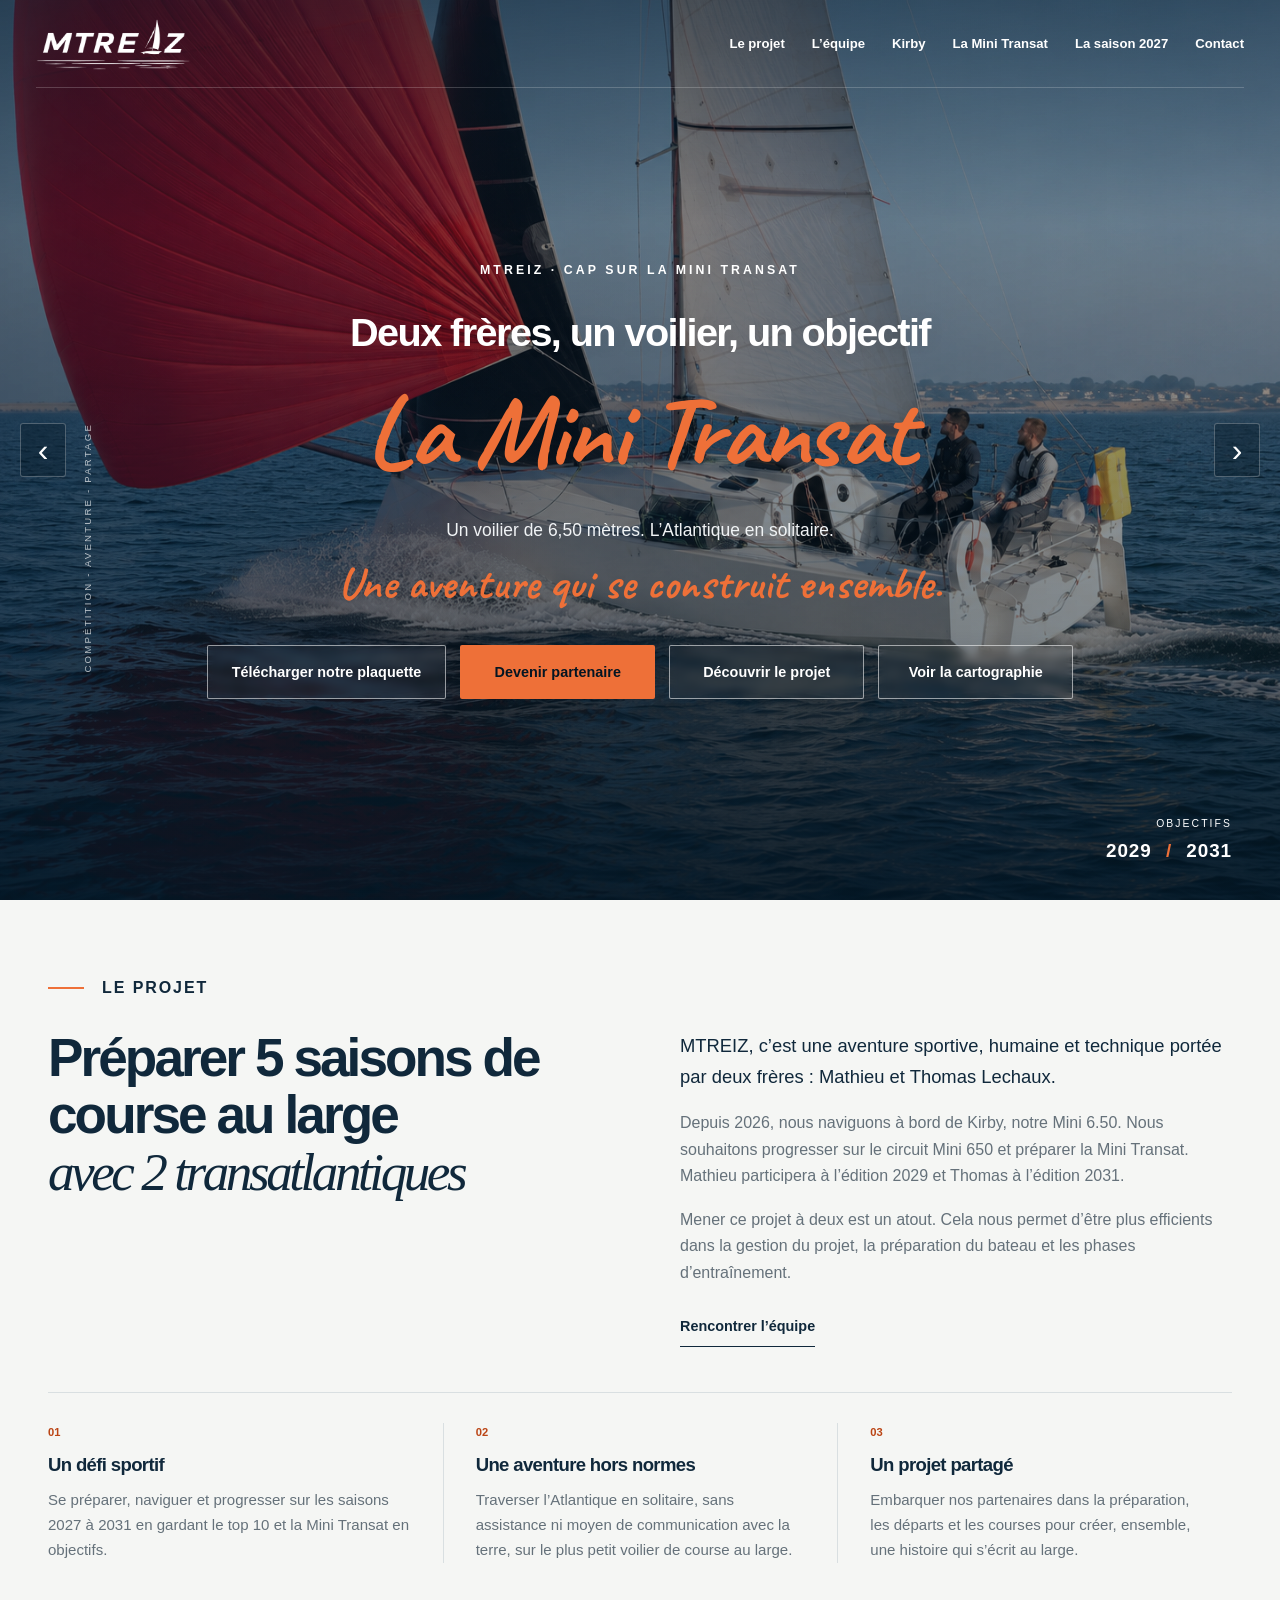
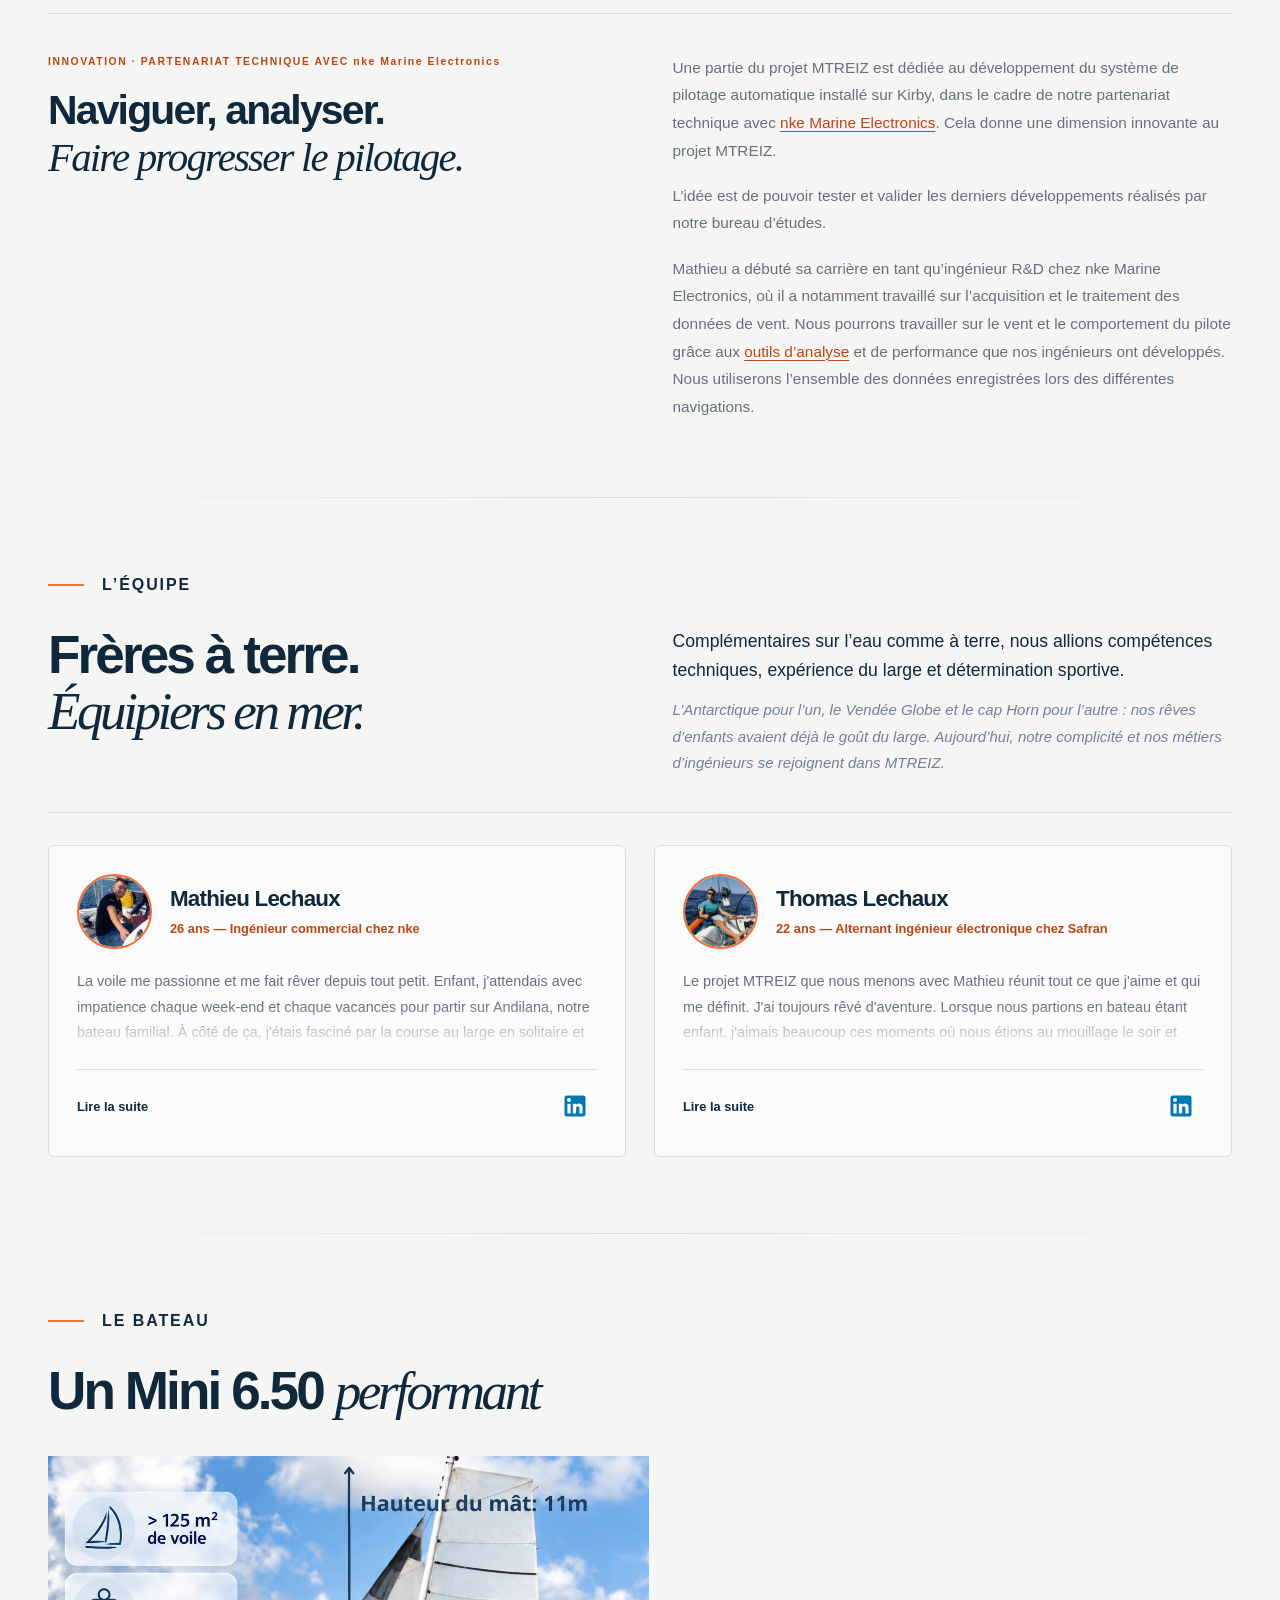
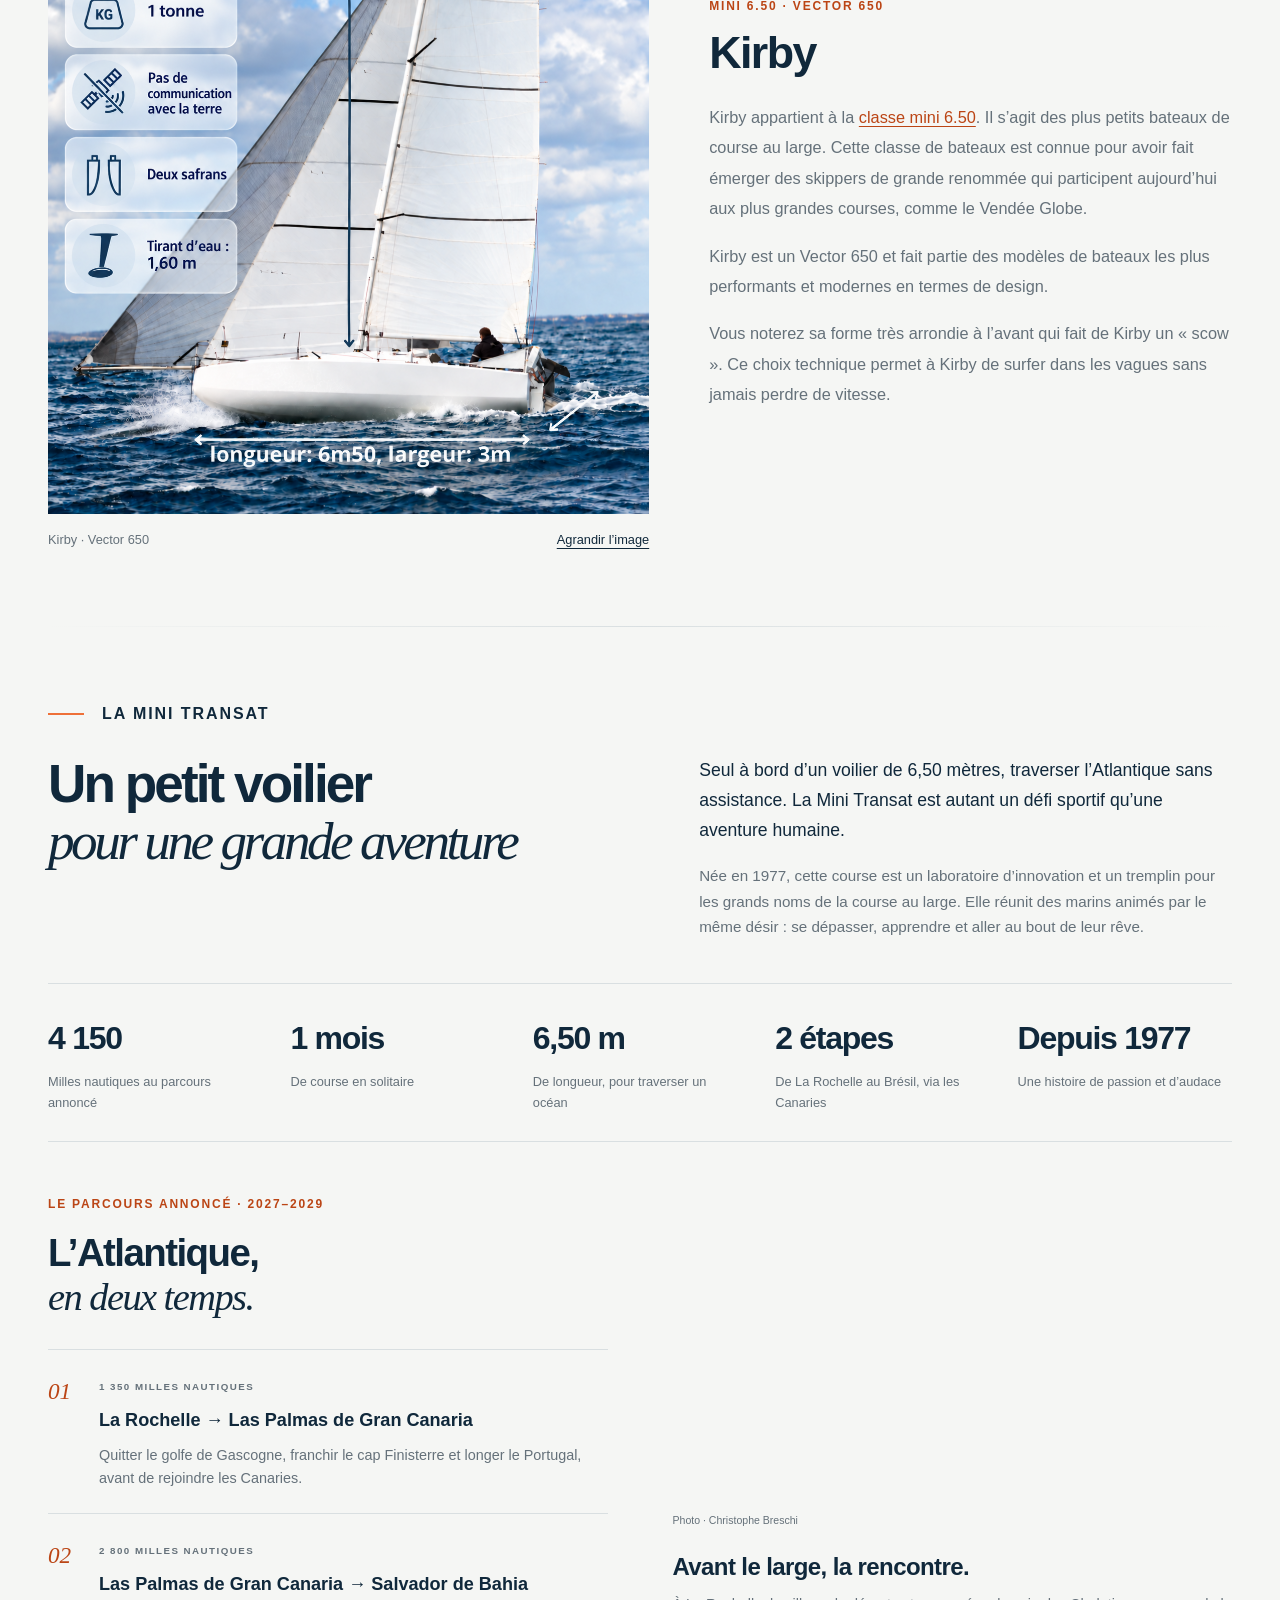
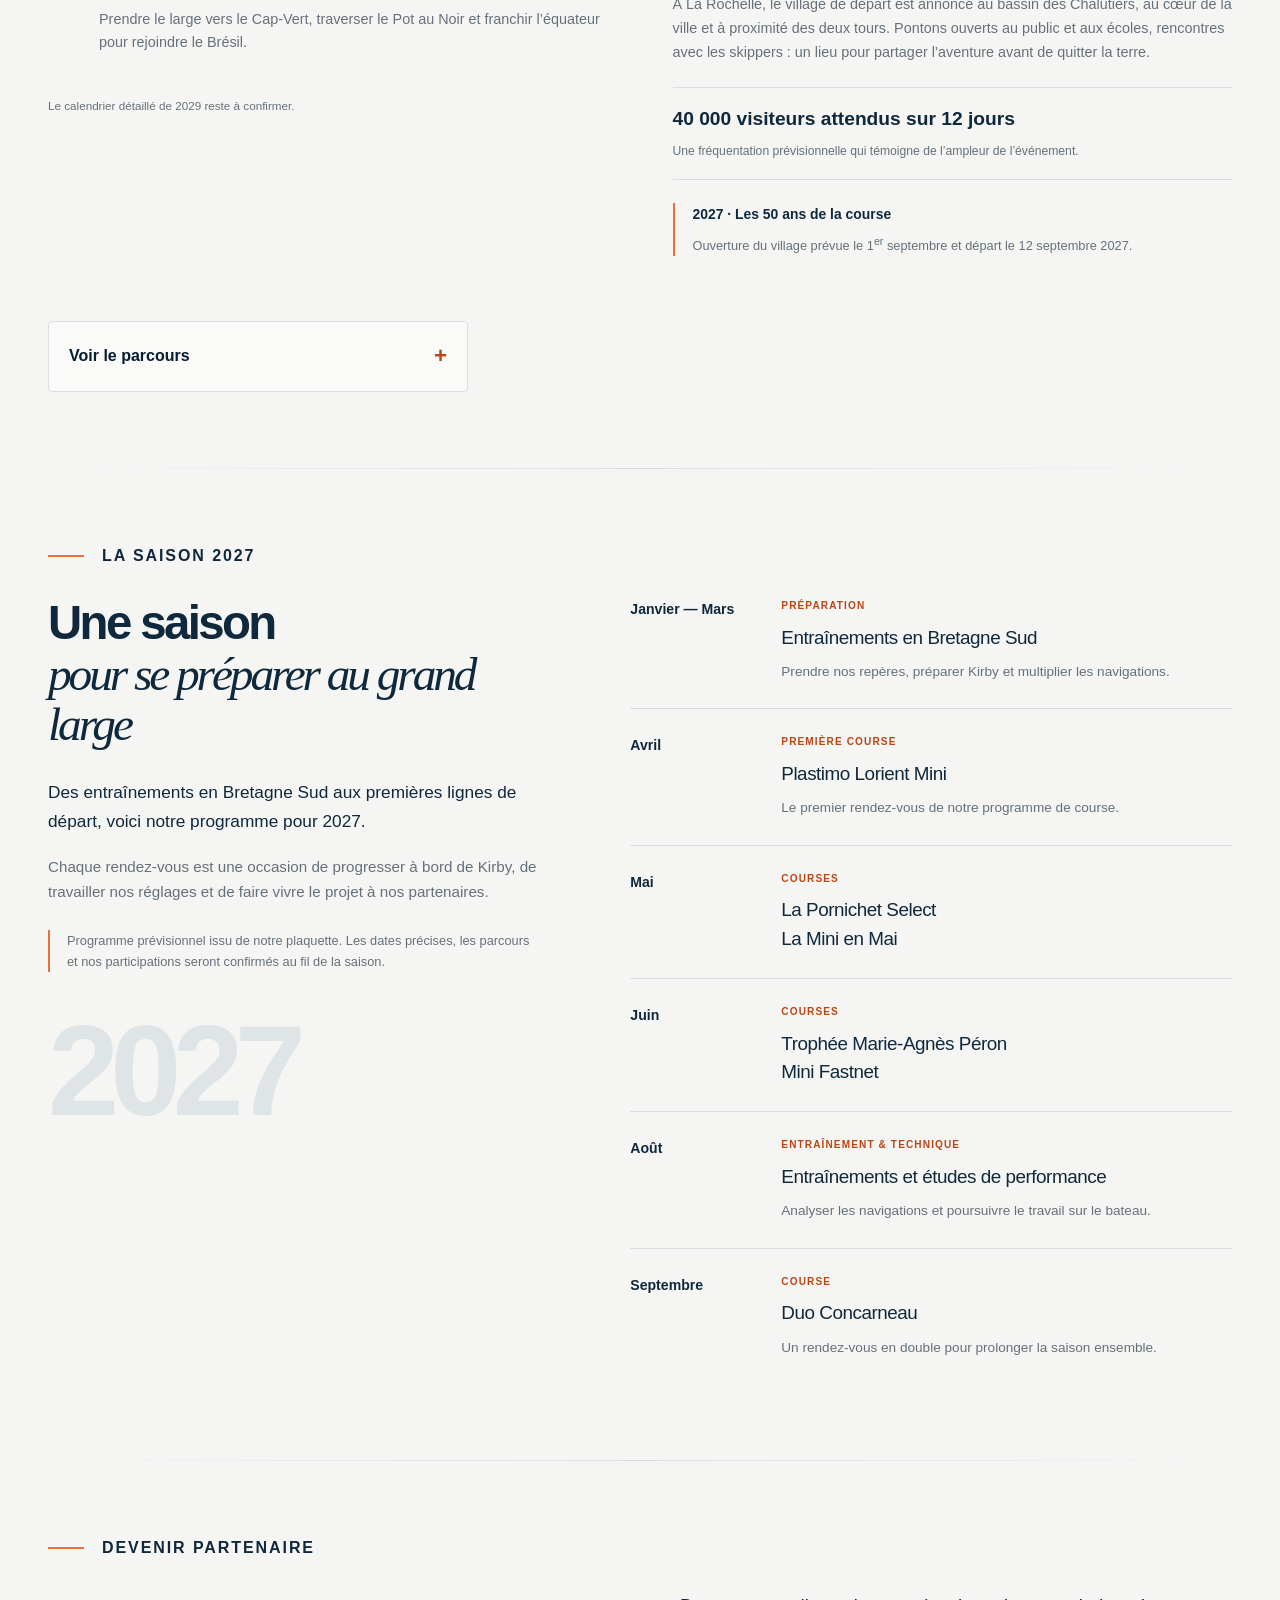
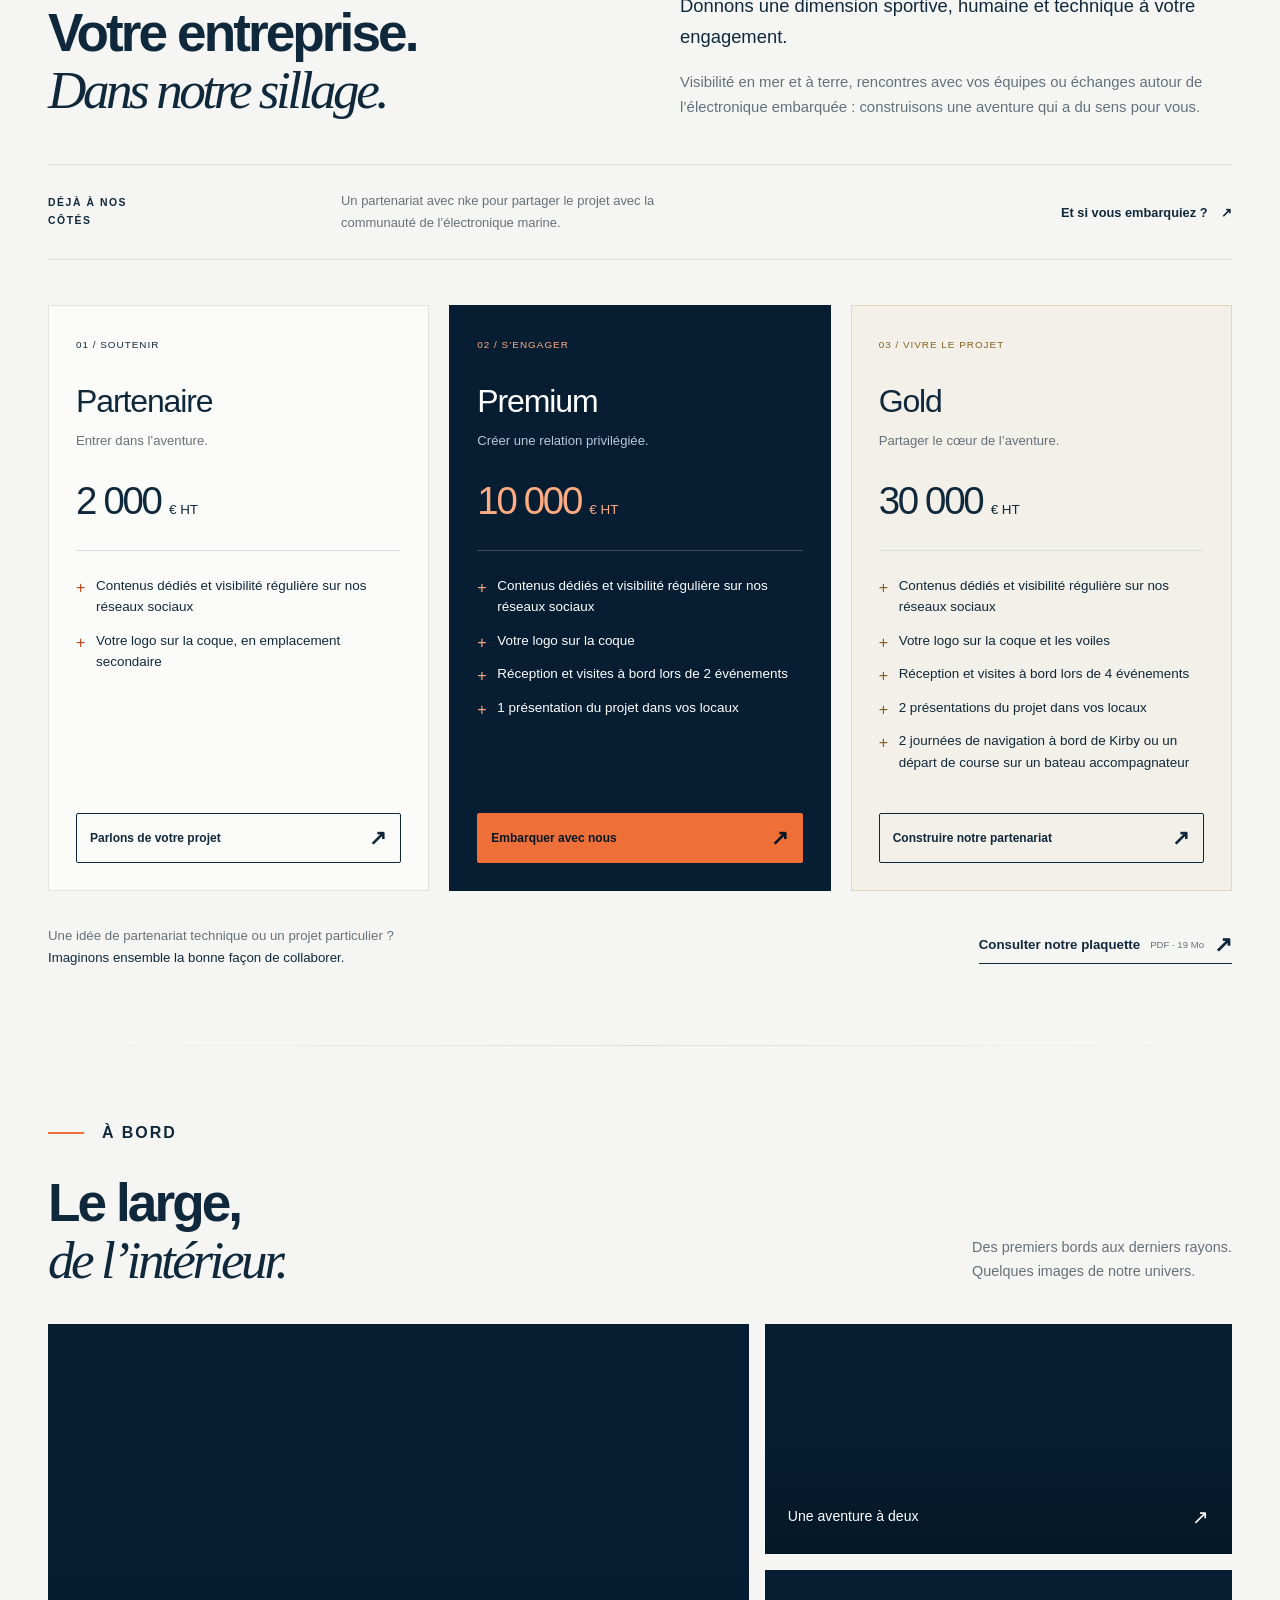
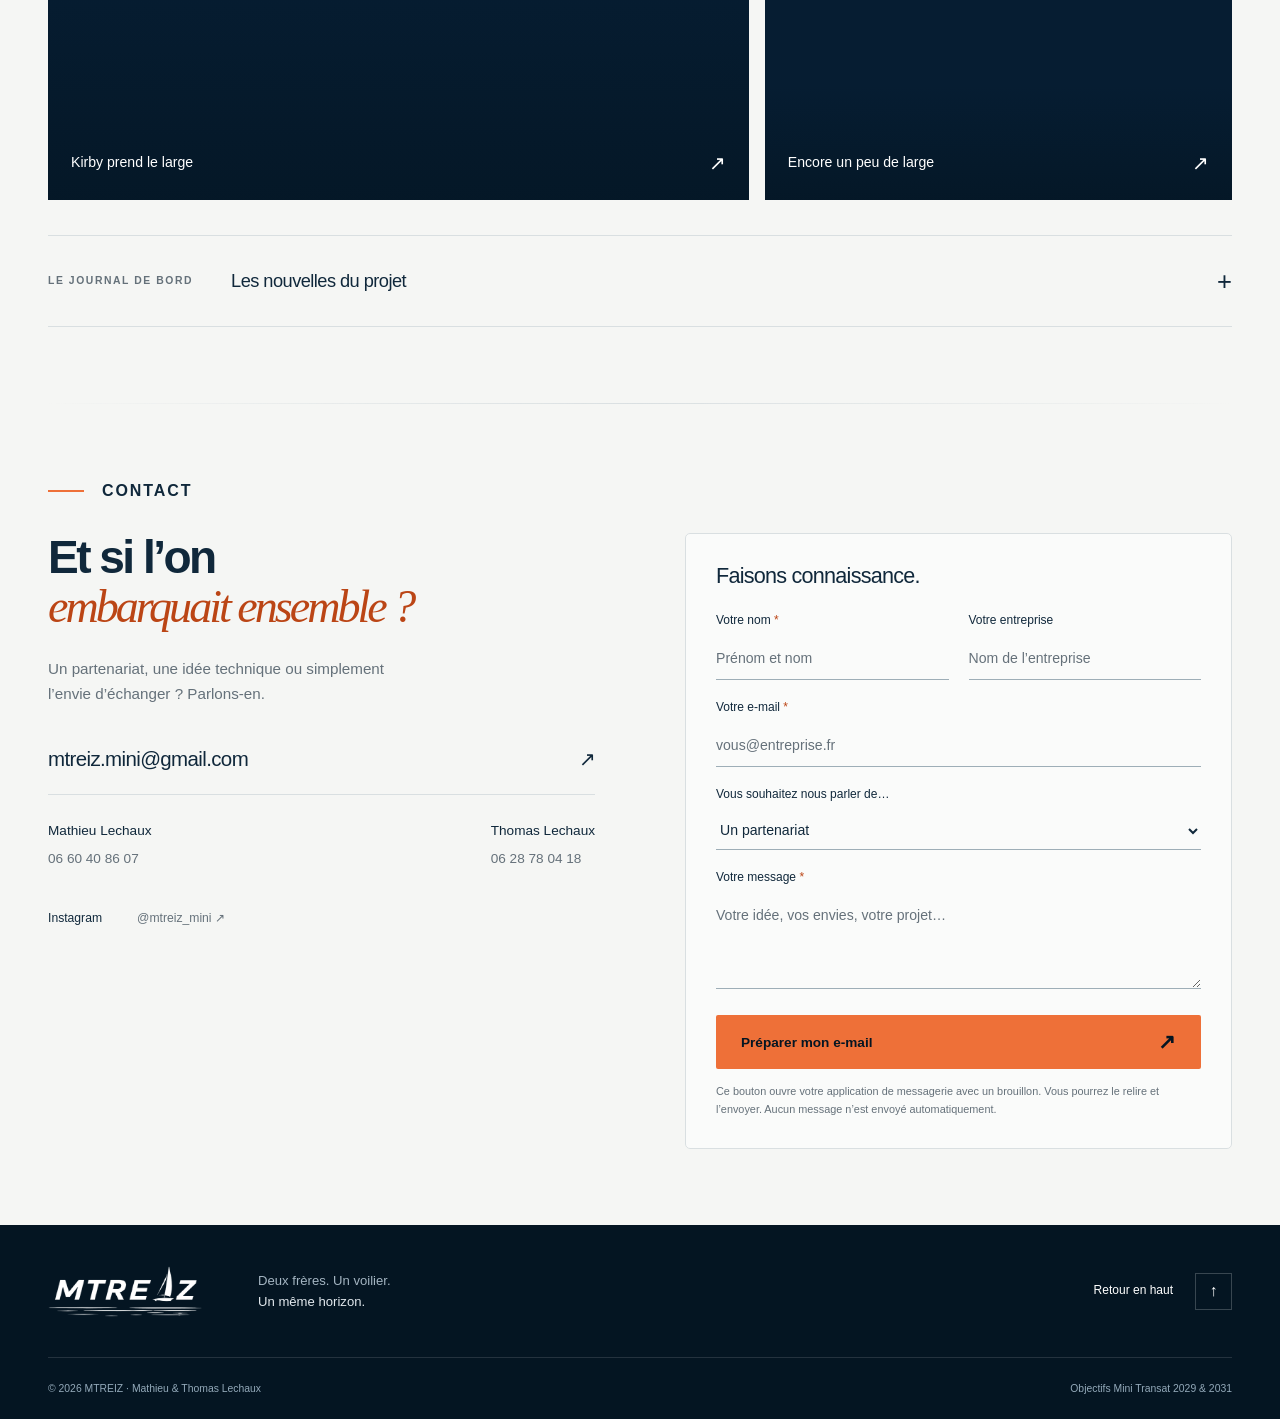
<file: OUVRIR-LE-SITE.html>
<!doctype html>
<html lang="fr">
<head><meta charset="utf-8"><meta name="viewport" content="width=device-width, initial-scale=1"><meta http-equiv="refresh" content="0;url=./index.html"><title>Ouvrir MTREIZ</title></head>
<body><p><a href="./index.html">Ouvrir le site MTREIZ</a></p></body>
</html>
</file>
<file: style.css>
/* MTREIZ — navy, sailing orange, open space. All fonts are local system fonts. */
:root{--navy:#061d32;--navy-deep:#041522;--ink:#10283b;--orange:#ee7038;--orange-dark:#bb4515;--paper:#f5f6f4;--white:#fff;--muted:#65717a;--line:#d9dfe1;--serif:Georgia,'Times New Roman',serif;--sans:Arial,Helvetica,sans-serif;--header:88px}
*,*::before,*::after{box-sizing:border-box}html{scroll-behavior:smooth;scroll-padding-top:calc(var(--header) + 18px)}body{margin:0;background:var(--paper);color:var(--ink);font-family:var(--sans);font-size:16px;line-height:1.65;-webkit-font-smoothing:antialiased}body.modal-open{overflow:hidden}img{display:block;max-width:100%;height:auto}a{color:inherit;text-decoration:none}button,input,textarea,select{font:inherit}button,a,input,textarea,select{-webkit-tap-highlight-color:transparent}button{cursor:pointer}button:disabled{cursor:default}a,button{touch-action:manipulation}::selection{background:var(--orange);color:var(--navy)}:focus-visible{outline:3px solid var(--orange);outline-offset:6px}p,h1,h2,h3,figure,blockquote{margin:0}p+p{margin-top:1.1rem}h1,h2,h3{line-height:1.07;font-weight:700}h2{font-size:clamp(2.55rem,4.15vw,4rem);letter-spacing:-.055em}h2 em,h1 em{font-family:var(--serif);font-weight:400;letter-spacing:-.065em}h3{letter-spacing:-.035em}.wrap{width:min(1200px,calc(100% - 96px));margin-inline:auto}.section{padding:100px 0}.section-kicker{display:flex;justify-content:space-between;gap:20px;margin-bottom:52px;padding-bottom:16px;border-bottom:1px solid var(--line);font-size:.75rem;letter-spacing:.13em;font-weight:700;line-height:1.5}.section-kicker>span:last-child{color:var(--muted);text-align:right;font-size:.7rem}.eyebrow,.tiny-label{font-size:.75rem;letter-spacing:.15em;font-weight:700;line-height:1.5}.lead{font-size:1.15rem;line-height:1.7}.text-link{display:inline-flex;align-items:center;gap:16px;font-size:.9rem;font-weight:700;border-bottom:1px solid currentColor;padding:4px 0 7px;transition:color .2s}.text-link:hover{color:var(--orange-dark)}.text-link span[aria-hidden]{font-size:1.4rem;line-height:1}.button{display:inline-flex;align-items:center;justify-content:center;gap:25px;min-height:54px;padding:14px 24px;font-size:.9rem;font-weight:700;line-height:1.4;border:1px solid transparent;border-radius:2px;transition:background .2s,color .2s,transform .2s}.button:hover{transform:translateY(-2px)}.button span[aria-hidden]{font-size:1.3rem;line-height:1}.button-orange{background:var(--orange);color:var(--navy-deep)}.button-orange:hover{background:#ff8a51}.button-glass{color:var(--white);border-color:#ffffff8c;background:#ffffff09;backdrop-filter:blur(4px)}.button-glass:hover{background:#ffffff18}.button-outline{border-color:var(--ink);color:var(--ink);background:transparent}.button-outline:hover{background:var(--navy);color:white}.skip-link{position:fixed;top:12px;left:16px;transform:translateY(-200%);background:white;padding:12px;z-index:100}.skip-link:focus{transform:translateY(0)}

/* Navigation */
.site-header{height:var(--header);position:absolute;z-index:40;inset:0 0 auto;color:white;transition:background .25s,box-shadow .25s}.site-header.scrolled{position:fixed;background:rgba(4,21,34,.97);box-shadow:0 4px 24px #0001}.nav-wrap{width:calc(100% - 72px);max-width:1440px;height:100%;margin:auto;display:flex;align-items:center;justify-content:space-between;gap:32px;border-bottom:1px solid #ffffff32}.site-header.scrolled .nav-wrap{border-bottom-color:transparent}.brand{width:154px;height:56px;flex-shrink:0;overflow:hidden;display:block;position:relative}.brand img{width:164px;max-width:none;height:auto;position:absolute;left:-5px;top:-27px;filter:brightness(0) invert(1)}#main-nav{display:flex;align-items:center;gap:27px;font-size:.82rem;font-weight:600}#main-nav>a{white-space:nowrap;padding-block:12px;transition:color .2s}#main-nav>a:hover,#main-nav>a[aria-current="location"]{color:#ff975f}#main-nav .nav-cta{padding:12px 18px;border:1px solid #ffffff62;margin-left:5px;display:flex;align-items:center;gap:20px}#main-nav .nav-cta:hover{background:var(--orange);border-color:var(--orange);color:var(--navy)}.menu-toggle{display:none}.scroll-progress{position:absolute;bottom:0;left:0;height:2px;background:var(--orange);width:0;transition:width .1s linear}.site-header:not(.scrolled) .scroll-progress{display:none}

/* Hero */
.hero{min-height:750px;height:100svh;max-height:1100px;position:relative;display:flex;align-items:center;color:white;isolation:isolate;overflow:hidden}.hero-image,.hero-shade{position:absolute;inset:0;width:100%;height:100%;z-index:-2}.hero-image{object-fit:cover;object-position:50% 53%}.hero-shade{z-index:-1;background:linear-gradient(180deg,rgba(3,21,35,.6) 0%,rgba(3,21,35,.32) 25%,rgba(3,21,35,.48) 70%,rgba(3,21,35,.85) 100%),linear-gradient(90deg,#071f3c55,transparent)}.hero-content{text-align:center;padding-top:60px}.hero-eyebrow{letter-spacing:.25em;font-size:.77rem;margin-bottom:28px}.hero h1{font-size:clamp(3.5rem,6.5vw,6.8rem);letter-spacing:-.058em;line-height:1.07;text-shadow:0 2px 20px #0001}.hero h1 em{color:#ffb187}.hero-intro{font-size:1.09rem;line-height:1.65;margin-top:26px;color:#f0f3f5}.hero-actions{display:flex;justify-content:center;gap:14px;margin-top:34px}.hero-bottom{position:absolute;left:0;right:0;bottom:32px;display:flex;align-items:end;justify-content:space-between;font-size:.76rem}.scroll-invite{display:flex;align-items:center;gap:15px}.scroll-line{height:36px;width:1px;background:#ffffff65;position:relative}.scroll-line:after{content:'';height:10px;width:1px;background:var(--orange);position:absolute;top:0;animation:line-slide 3s infinite}.hero-bottom>p{text-align:right;font-size:.65rem;letter-spacing:.2em;line-height:1.8}.hero-bottom strong{display:block;font-size:1.18rem;letter-spacing:.05em}.hero-bottom strong span{padding:0 8px;color:var(--orange)}.hero-side{position:absolute;left:28px;top:47%;writing-mode:vertical-rl;transform:rotate(180deg);font-size:.6rem;letter-spacing:.23em;color:#ffffffb0}.project-strip{background:var(--navy);color:#d4dfe5;border-bottom:1px solid #ffffff12}.project-strip>.wrap{display:flex;align-items:center;justify-content:space-between;gap:20px;padding-block:25px;font-size:.8rem;letter-spacing:.035em}.strip-cross{font-size:1.2rem;font-weight:400;color:var(--orange)}

/* Project */
.project-grid{display:grid;grid-template-columns:1fr 1fr;gap:80px;align-items:center}.project-copy h2{margin-bottom:28px}.project-copy>p:not(.lead){color:var(--muted)}.project-copy .text-link{margin-top:25px}.project-photo{height:470px;position:relative;overflow:hidden}.project-photo>img{width:100%;height:100%;object-fit:cover;object-position:60% center}.project-photo:after{content:'';position:absolute;inset:0;background:linear-gradient(transparent 45%,#041522cf)}.project-photo figcaption{position:absolute;bottom:28px;left:28px;right:20px;z-index:1;color:white}.project-photo figcaption>span{display:block;font-size:.65rem;letter-spacing:.15em;margin-bottom:8px}.project-photo figcaption strong{font-family:var(--serif);font-style:italic;font-weight:400;font-size:1.75rem;line-height:1.2}.photo-corner{position:absolute;top:22px;right:22px;color:white;border:1px solid #ffffff80;padding:7px 10px;font-size:.7rem;letter-spacing:.2em;z-index:1}.project-pillars{display:grid;grid-template-columns:repeat(3,1fr);margin-top:62px;border-block:1px solid var(--line);padding-block:30px}.project-pillars article{position:relative;padding-right:32px}.project-pillars article+article{padding-left:32px;border-left:1px solid var(--line)}.pillar-number{display:block;font-size:.7rem;font-weight:700;color:var(--orange-dark);margin-bottom:14px}.project-pillars h3{font-size:1.16rem;margin-bottom:13px}.project-pillars p{color:var(--muted);font-size:.94rem;line-height:1.65}.timeline{display:grid;grid-template-columns:repeat(4,1fr);gap:28px;margin-top:42px}.timeline>div{padding-top:19px;border-top:1px solid #b5c2ca;position:relative}.timeline>div:before{content:'';width:6px;height:6px;background:#94a4af;border-radius:50%;position:absolute;top:-3.5px;left:0}.timeline>div.milestone:before{background:var(--orange)}.timeline>div>span{font-size:1.05rem;font-weight:700}.timeline p{font-size:.79rem;color:var(--muted);margin-top:9px;line-height:1.65}.timeline strong{font-weight:400;color:var(--ink)}

/* Team */
.team-section{background:white}.team-grid{display:grid;grid-template-columns:.9fr 1.1fr;gap:80px;align-items:start}.team-photo{position:relative;max-width:470px}.team-photo>img{width:100%;height:610px;object-fit:cover;object-position:center}.team-photo figcaption{font-size:.95rem;padding:17px 0;border-bottom:1px solid var(--line);display:flex;justify-content:space-between;align-items:center;gap:10px}.team-photo figcaption span{font-size:.6rem;letter-spacing:.1em;color:var(--muted)}.team-copy h2{margin-bottom:25px}.team-copy>.lead{font-size:1.08rem}.team-copy>p:not(.lead){color:var(--muted);font-size:.95rem}.skipper{margin-top:27px;padding-top:23px;border-top:1px solid var(--line)}.skipper-heading{display:flex;align-items:center;justify-content:space-between;gap:12px;margin-bottom:10px}.skipper h3{font-size:1.5rem}.skipper h3 span{font-weight:400}.skipper-year{font-size:.65rem;letter-spacing:.07em;border:1px solid #d9dfe1;padding:5px 8px;white-space:nowrap}.skipper p{font-size:.9rem;color:var(--muted);line-height:1.6}.skipper p+p{margin-top:9px}.skipper .skipper-role{font-size:.73rem;color:var(--orange-dark);font-weight:600}.team-section blockquote{text-align:center;margin-top:68px;font-family:var(--serif);font-style:italic;font-size:clamp(1.75rem,3vw,2.5rem);letter-spacing:-.035em}.team-section blockquote span{display:block;font:400 .76rem/1.7 var(--sans);font-style:normal;letter-spacing:.015em;color:var(--muted);margin-top:12px}

/* Kirby */
.boat-section{background:var(--navy);color:white}.boat-section .section-kicker{border-color:#ffffff26}.boat-section .section-kicker>span:last-child{color:#a6bac9}.boat-heading{display:flex;justify-content:space-between;gap:70px;align-items:end;margin-bottom:36px}.boat-heading h2{flex-shrink:0}.boat-heading>p{max-width:350px;color:#b7c7d3;font-size:.96rem;line-height:1.75;padding-bottom:4px}.boat-visual{height:500px;position:relative;overflow:hidden;background:#0d304b}.boat-visual>img{height:100%;width:100%;object-fit:cover;object-position:center 63%}.boat-visual:after{content:'';position:absolute;inset:0;background:linear-gradient(0deg,#041522ab,transparent 55%)}.boat-name{position:absolute;bottom:30px;left:30px;font-size:3.6rem;line-height:1;font-weight:700;letter-spacing:-.04em;z-index:1}.boat-name>span{display:block;font-size:.65rem;letter-spacing:.15em;margin-top:15px;font-weight:400}.boat-length{position:absolute;bottom:29px;right:30px;z-index:1;text-align:right}.boat-length>strong{font-family:var(--serif);font-style:italic;font-weight:400;font-size:3.8rem;line-height:1}.boat-length>strong>span{font-size:1.7rem;margin-left:4px}.boat-length>span{display:block;font-size:.62rem;letter-spacing:.15em;margin-top:13px}.boat-details{display:grid;grid-template-columns:1fr 1fr;gap:80px;margin-top:38px}.boat-stats{display:flex;justify-content:space-between;gap:20px;align-items:start}.boat-stats>div>span{display:block;font-size:.6rem;letter-spacing:.1em;color:#a6bac9}.boat-stats strong{display:block;margin-top:8px;font-size:1.28rem;font-weight:500}.boat-description h3{font-size:1.25rem;line-height:1.35;letter-spacing:-.02em;margin-bottom:15px}.boat-description>p{color:#b7c7d3;font-size:.92rem}.spec-details{border-top:1px solid #ffffff30;margin-top:25px;padding-top:16px;font-size:.84rem}.spec-details summary{display:flex;justify-content:space-between;cursor:pointer;list-style:none}.spec-details summary::-webkit-details-marker{display:none}.spec-details summary span{color:var(--orange);font-size:1.15rem;line-height:1.3}.spec-details p{font-size:.84rem;color:#b7c7d3;margin-top:15px}.spec-details[open] summary span{transform:rotate(45deg)}

/* Race */
.race-heading{display:grid;grid-template-columns:1.1fr 1fr;gap:100px;align-items:end;margin-bottom:44px}.race-heading>.lead{max-width:400px;color:var(--muted);padding-bottom:5px}.race-grid{display:grid;grid-template-columns:1.15fr 1fr;gap:56px}.route-panel{position:relative;min-height:590px;background:#a84b11;color:white;overflow:hidden;isolation:isolate}.route-panel>img{position:absolute;width:100%;height:100%;object-fit:cover;object-position:62% center;z-index:-2}.route-panel:after{content:'';position:absolute;inset:0;background:linear-gradient(90deg,#82390ac9,#82390a22);z-index:-1}.route-content{padding:36px;max-width:450px;position:relative;z-index:1}.route-content>.eyebrow{font-size:.64rem;letter-spacing:.16em}.route-content h3{font-size:2.15rem;font-weight:500;letter-spacing:-.04em;line-height:1.16;margin-top:18px}.route-stops{padding:0 0 0 18px;margin:28px 0;list-style:none;border-left:1px solid #ffffff50}.route-stops li{position:relative;padding:0 0 24px 10px}.route-stops li:last-child{padding-bottom:0}.route-stops li:before{content:'';position:absolute;left:-22px;top:4px;width:7px;height:7px;background:white;border-radius:50%;box-shadow:0 0 0 5px #ffffff18}.route-stops li span{display:block;font-size:.57rem;letter-spacing:.08em}.route-stops strong{display:block;font-size:1.13rem;font-weight:500;margin-top:3px}.route-note{max-width:310px;color:#fff3e8;font-size:.75rem;line-height:1.6}.route-watermark{position:absolute;right:18px;top:50%;writing-mode:vertical-rl;color:#ffffff20;font-size:3.5rem;letter-spacing:.14em;font-weight:700}.race-dates{display:flex;justify-content:space-between;gap:26px;padding-bottom:22px;border-bottom:1px solid var(--line)}.race-dates strong{display:block;font-size:3.1rem;font-weight:400;letter-spacing:-.06em;line-height:1.2}.race-dates span{display:block;font-size:.75rem;color:var(--muted);margin-top:9px}.race-aside>p{font-size:.95rem;color:var(--muted);margin-top:23px}.village-placeholder{min-height:170px;background:#e9edef;border:1px solid #d9e0e4;margin-top:28px;padding:24px;position:relative;display:flex;gap:28px;align-items:center}.placeholder-mark{font-size:2rem;font-family:var(--serif);font-style:italic;color:#97a8b3}.village-placeholder strong,.village-placeholder span,.village-placeholder small{display:block}.village-placeholder strong{font-size:1.08rem;line-height:1.3}.village-placeholder div>span{font-size:.8rem;color:#546977;margin-top:7px}.village-placeholder small{font-size:.71rem;color:#657886;margin-top:12px}.tracking-note{margin-top:25px}.tracking-note .tiny-label{font-size:.65rem}.tracking-note p{font-size:.85rem;color:var(--muted);margin-top:8px}.tracking-note .text-link{font-size:.8rem;margin-top:9px}

/* Partners */
.partners-section{background:white}.partners-heading{display:grid;grid-template-columns:1fr 1fr;gap:80px;align-items:end}.partners-heading>div>p:not(.lead){color:var(--muted);font-size:.93rem}.existing-partners{display:flex;align-items:center;gap:34px;margin:45px 0;padding:25px 0;border-block:1px solid var(--line)}.existing-partners>.tiny-label{width:105px;flex-shrink:0;font-size:.65rem;line-height:1.7}.existing-partners img{width:120px;height:auto;flex-shrink:0}.existing-partners p{max-width:340px;font-size:.81rem;color:var(--muted);line-height:1.7}.existing-partners>a{font-size:.8rem;font-weight:700;margin-left:auto;white-space:nowrap}.existing-partners>a:hover{color:var(--orange-dark)}.existing-partners>a span{margin-left:10px}.offers{display:grid;grid-template-columns:repeat(3,1fr);gap:20px}.offer{display:flex;flex-direction:column;background:var(--paper);padding:31px 27px 27px;border:1px solid #e1e4e3;position:relative}.offer-label{font-size:.62rem;letter-spacing:.1em;margin-bottom:30px}.offer h3{font-size:2rem;font-weight:500}.offer-tagline{font-size:.82rem;margin-top:12px;color:var(--muted)}.offer-price{font-size:2.4rem;letter-spacing:-.06em;font-weight:500;margin-top:27px!important;padding-bottom:25px;border-bottom:1px solid #d5dfe3;line-height:1.2}.offer-price>span{font-size:.84rem;letter-spacing:0;font-weight:400}.offer ul{padding:24px 0 0;list-style:none;margin:0 0 28px;font-size:.84rem;line-height:1.6}.offer li{padding-left:20px;position:relative;margin-bottom:12px}.offer li:before{content:'+';position:absolute;left:0;top:0;color:var(--orange-dark);font-size:1rem}.offer .button{margin-top:auto;width:100%;min-height:50px;padding:12px 13px;gap:12px;font-size:.75rem;justify-content:space-between}.offer-premium{background:var(--navy);color:white;border-color:var(--navy)}.offer-premium .offer-label{color:#ffac82}.offer-premium .offer-tagline{color:#b9c9d6}.offer-premium .offer-price{border-color:#ffffff35;color:#ffac82}.offer-premium li:before{color:#ffac82}.offer-gold{background:#f5f0e6;border-color:#e4d8bb}.offer-gold .offer-label{color:#856120}.offer-gold li:before{color:#856120}.partner-bottom{display:flex;justify-content:space-between;align-items:center;gap:40px;margin-top:34px}.partner-bottom p{font-size:.83rem;color:var(--muted)}.partner-bottom p strong{font-weight:400;color:var(--ink)}.partner-bottom .text-link{font-size:.83rem;white-space:nowrap;gap:10px}.file-tag{font-size:.6rem;font-weight:400;color:var(--muted)}

/* Gallery */
.gallery-heading{display:flex;justify-content:space-between;align-items:end;gap:40px;margin-bottom:35px}.gallery-heading>p{font-size:.9rem;color:var(--muted);padding-bottom:5px}.gallery{display:grid;grid-template-columns:1.5fr 1fr;grid-template-rows:230px 230px;gap:16px}.gallery-item{padding:0;border:0;position:relative;overflow:hidden;background:var(--navy);color:white;text-align:left}.gallery-item:after{content:'';position:absolute;inset:0;background:linear-gradient(0deg,#041522ad,transparent 50%);pointer-events:none}.gallery-item>img{width:100%;height:100%;object-fit:cover;transition:transform .6s}.gallery-item:hover>img{transform:scale(1.035)}.gallery-item>span{position:absolute;z-index:1;bottom:20px;left:23px;right:23px;font-size:.88rem;display:flex;justify-content:space-between;align-items:center;gap:16px}.gallery-item>span>b{font-size:1.25rem;font-weight:400}.gallery-main{grid-row:span 2}.gallery-item:nth-child(2)>img{object-position:50% 39%}.journal{margin-top:35px;border-block:1px solid var(--line)}.journal summary{list-style:none;display:flex;justify-content:space-between;align-items:center;gap:24px;padding:24px 0;cursor:pointer}.journal summary::-webkit-details-marker{display:none}.journal summary>span:first-child{display:flex;align-items:center;gap:38px}.journal .tiny-label{font-size:.65rem;color:var(--muted)}.journal strong{font-size:1.14rem;font-weight:500;letter-spacing:-.03em}.journal-plus{font-size:1.6rem;font-weight:300}.journal[open] .journal-plus{transform:rotate(45deg)}.journal-content{padding:0 0 28px;max-width:680px}.journal-content p{font-size:.94rem;color:var(--muted)}.journal-content .text-link{margin-top:16px;font-size:.85rem}

/* Contact / footer */
.contact-section{background:var(--navy);color:white}.contact-section .section-kicker{border-color:#ffffff30}.contact-section .section-kicker>span:last-child{color:#a6bac9}.contact-grid{display:grid;grid-template-columns:1fr 1fr;gap:90px}.contact-copy h2{font-size:clamp(2.3rem,3.6vw,3.5rem)}.contact-copy h2 em{color:#ffac82}.contact-copy>p{font-size:.95rem;color:#b7c7d3;max-width:370px;margin-top:25px}.contact-email{display:flex;align-items:center;justify-content:space-between;gap:16px;font-size:clamp(.96rem,1.6vw,1.4rem);letter-spacing:-.03em;margin-top:36px;padding-bottom:18px;border-bottom:1px solid #ffffff30;overflow-wrap:anywhere}.contact-email:hover{color:#ffac82}.contact-people{display:flex;gap:40px;margin-top:25px;justify-content:space-between}.contact-people strong,.contact-people a{display:block;font-size:.85rem}.contact-people strong{font-weight:500}.contact-people a{color:#b7c7d3;margin-top:5px}.contact-people a:hover{color:#ffac82}.social-link{display:flex;gap:35px;margin-top:38px;font-size:.76rem}.social-link>span{color:#b7c7d3}.contact-form{padding:30px;background:#ffffff06;border:1px solid #ffffff20}.contact-form h3{font-size:1.35rem;font-weight:500;margin-bottom:24px}.form-row{display:grid;grid-template-columns:1fr 1fr;gap:20px}.field{margin-bottom:18px;min-width:0}.field label{display:block;font-size:.75rem;color:#d7e1e7;margin-bottom:7px}.field label span{color:#ffac82}.field input,.field select,.field textarea{border:0;border-bottom:1px solid #ffffff50;border-radius:0;background:transparent;width:100%;padding:9px 0 10px;color:white;font-size:.88rem;line-height:1.6}.field input::placeholder,.field textarea::placeholder{color:#95a8b7}.field select{color-scheme:dark}.field select option{background:var(--navy);color:white}.field textarea{resize:vertical;min-height:94px}.contact-form .button{width:100%;justify-content:space-between;font-size:.85rem}.form-explanation{font-size:.68rem;color:#a6bac9;margin-top:14px;line-height:1.6}.form-status{font-size:.78rem;color:#ffd0b6;margin-top:12px}.form-status:empty{display:none}.site-footer{background:var(--navy-deep);color:white}.footer-top{display:flex;gap:50px;align-items:center;padding-block:38px}.footer-brand{width:160px}.footer-top>p{font-size:.82rem;color:#a4b5c2;line-height:1.6}.footer-top>p strong{font-weight:400;color:#e3e9ee}.back-top{margin-left:auto;font-size:.75rem;display:flex;align-items:center;gap:22px}.back-top span{width:37px;height:37px;display:grid;place-items:center;border:1px solid #ffffff35;font-size:1rem}.footer-bottom{border-top:1px solid #ffffff20;display:flex;justify-content:space-between;gap:20px;padding-block:22px;color:#93a9b9;font-size:.65rem}

/* Accessible native lightbox */
.gallery-dialog{border:1px solid #ffffff30;background:var(--navy-deep);color:white;width:min(1200px,94vw);max-width:94vw;max-height:94svh;padding:22px 26px;overflow:auto}.gallery-dialog::backdrop{background:#000d;backdrop-filter:blur(7px)}.lightbox-top{display:flex;justify-content:space-between;align-items:center;margin-bottom:20px;font-size:.8rem;color:#b7c7d3}.lightbox-close{background:transparent;border:0;color:white;display:flex;align-items:center;gap:16px;padding:8px;min-height:44px;font-size:.85rem}.lightbox-close span{font-size:1.8rem;line-height:1}.lightbox-stage{display:grid;grid-template-columns:44px 1fr 44px;gap:18px;align-items:center}.lightbox-stage>button{width:44px;height:44px;background:transparent;color:white;border:1px solid #ffffff60;font-size:1.2rem}.lightbox-stage img{max-height:67svh;max-width:100%;width:auto;margin:auto;object-fit:contain}.lightbox-stage figcaption{text-align:center;font-size:.85rem;color:#c9d5dd;margin-top:18px}.lightbox-hint{text-align:center;color:#91a6b6;font-size:.7rem;margin-top:18px}

@keyframes line-slide{0%{transform:translateY(0);opacity:0}25%{opacity:1}75%{opacity:1}100%{transform:translateY(26px);opacity:0}}
@media(min-width:1600px){.hero-image{object-position:center 58%}}
@media(max-width:1150px){.wrap{width:calc(100% - 64px)}.nav-wrap{width:calc(100% - 48px);gap:20px}#main-nav{gap:16px;font-size:.74rem}.brand{width:140px}.brand img{width:155px;top:-25px}.project-grid,.team-grid,.partners-heading,.boat-details{gap:45px}.contact-grid{gap:48px}.race-heading{gap:60px}.existing-partners{gap:25px}.existing-partners p{max-width:270px}.existing-partners>a{white-space:normal;max-width:155px}.offer{padding:27px 21px}.offer-price{font-size:2.1rem}.section{padding:85px 0}.team-photo>img{height:600px}.partner-bottom{gap:25px}.partner-bottom .text-link{white-space:normal}.hero-side{left:12px}.hero h1{font-size:clamp(3.5rem,7.2vw,6rem)}}
@media(max-width:900px){:root{--header:76px}.menu-toggle{display:flex;align-items:center;gap:15px;background:transparent;border:1px solid #ffffff70;padding:11px 14px;color:white;min-height:44px;font-size:.8rem}.menu-bars{width:18px;height:12px;position:relative;border-top:1px solid currentColor;border-bottom:1px solid currentColor;transition:transform .2s}.menu-toggle[aria-expanded="true"] .menu-bars{transform:rotate(-45deg);height:1px;border-bottom:0}.menu-toggle[aria-expanded="true"] .menu-bars:after{content:'';position:absolute;inset:-1px 0 auto;height:1px;background:currentColor;transform:rotate(90deg)}#main-nav{display:none;position:absolute;top:var(--header);left:0;right:0;background:var(--navy-deep);padding:14px 32px 27px;max-height:calc(100svh - var(--header));overflow:auto;box-shadow:0 15px 20px #0003;font-size:1rem}#main-nav.open{display:flex;flex-direction:column;align-items:stretch;gap:0}#main-nav>a{padding:13px 0;border-bottom:1px solid #ffffff18}#main-nav .nav-cta{margin:18px 0 0;justify-content:space-between;padding:14px 16px}.nav-wrap{width:calc(100% - 48px)}.hero{min-height:660px;max-height:950px}.hero h1{font-size:clamp(3.5rem,8vw,5rem)}.hero-side{display:none}.project-grid{gap:32px}.project-photo{height:480px}.project-pillars article{padding-right:22px}.project-pillars article+article{padding-left:22px}.team-grid{gap:35px;grid-template-columns:.85fr 1.15fr}.team-photo>img{height:570px}.team-photo figcaption{display:block;font-size:.86rem}.team-photo figcaption>span{display:block;margin-top:5px}.skipper-heading{align-items:start;gap:5px}.skipper h3{font-size:1.25rem}.skipper h3>span{display:block;margin-top:3px}.skipper-year{font-size:.58rem}.team-copy h2{font-size:2.65rem}.boat-heading{gap:35px}.boat-visual{height:430px}.boat-details{gap:35px}.boat-stats{flex-wrap:wrap;gap:25px}.race-grid{gap:30px;grid-template-columns:1fr 1fr}.race-heading{gap:35px}.race-heading h2{font-size:2.6rem}.race-heading>.lead{font-size:1rem}.route-content{padding:28px}.race-dates strong{font-size:2.6rem}.existing-partners{gap:22px;flex-wrap:wrap}.existing-partners p{flex:1;max-width:none;min-width:200px}.existing-partners>a{margin-left:0;max-width:none}.offers{gap:12px}.offer{padding:24px 17px 19px}.offer h3{font-size:1.75rem}.offer-price{font-size:1.8rem}.offer-price span{font-size:.7rem}.offer-tagline{min-height:42px;font-size:.76rem}.offer ul{font-size:.76rem}.offer .button{font-size:.71rem;padding:12px 10px}.partner-bottom{align-items:start}.contact-grid{gap:32px}.contact-form{padding:24px}.contact-copy h2{font-size:2.6rem}.contact-people{gap:18px;flex-direction:column}.form-row{grid-template-columns:1fr;gap:0}.gallery{grid-template-rows:200px 200px}.gallery-heading h2{font-size:2.8rem}.section-kicker{margin-bottom:38px}.partners-heading{gap:35px}.partners-heading .lead{font-size:1.04rem}}
@media(max-width:680px){:root{--header:70px}.wrap{width:calc(100% - 40px)}.section{padding:62px 0}.section-kicker{margin-bottom:30px;font-size:.66rem;letter-spacing:.1em;padding-bottom:14px}.section-kicker>span:last-child{display:none}.nav-wrap{width:calc(100% - 40px)}.brand{width:139px;height:49px}.brand img{width:147px;top:-24px;left:-3px}.hero{height:calc(100svh - 0px);min-height:700px;max-height:920px}.hero-image{object-position:60% center}.hero-shade{background:linear-gradient(180deg,#04152270,#04152262 28%,#04152299 80%,#041522d6)}.hero-content{padding-top:12px}.hero-eyebrow{font-size:.62rem;letter-spacing:.15em;margin-bottom:25px}.hero h1{font-size:clamp(2.6rem,10.6vw,4.4rem);line-height:1.1;letter-spacing:-.055em}.hero-intro{font-size:.92rem;line-height:1.7;max-width:310px;margin:24px auto 0}.desktop-break{display:none}.hero-actions{flex-direction:column;gap:11px;max-width:310px;margin:30px auto 0}.hero-actions .button{font-size:.84rem;justify-content:space-between;padding-inline:20px;min-height:52px}.hero-bottom{bottom:24px;font-size:.62rem;gap:18px}.hero-bottom>p{font-size:.54rem}.hero-bottom strong{font-size:1rem}.scroll-invite{gap:9px}.scroll-line{height:29px}.hero-bottom strong span{padding:0 3px}.project-strip>.wrap{padding:19px 0;gap:8px;text-align:center;font-size:.63rem;line-height:1.5}.strip-cross{font-size:.9rem}.project-strip>.wrap>span:not(.strip-cross){max-width:100px}h2{font-size:2.65rem}.project-grid,.team-grid,.boat-details,.race-grid,.race-heading,.partners-heading,.contact-grid{grid-template-columns:1fr;gap:32px}.project-copy h2{margin-bottom:24px}.lead{font-size:1.06rem}.project-copy>p:not(.lead){font-size:.94rem}.project-photo{height:350px}.project-photo figcaption{left:22px;bottom:23px}.project-pillars{grid-template-columns:1fr;margin-top:35px;padding:0}.project-pillars article,.project-pillars article+article{padding:25px 0 25px 42px;border-left:0}.project-pillars article+article{border-top:1px solid var(--line)}.pillar-number{position:absolute;left:0;top:28px}.project-pillars h3{font-size:1.16rem;margin-bottom:10px}.project-pillars p{font-size:.9rem}.timeline{grid-template-columns:1fr 1fr;gap:27px 24px;margin-top:33px}.timeline>div>span{font-size:.98rem}.team-grid{gap:32px}.team-photo{max-width:none}.team-photo>img{height:460px;object-position:center 45%}.team-photo figcaption{display:flex}.team-photo figcaption>span{margin-top:0}.team-copy h2{font-size:2.65rem}.skipper-heading{align-items:center}.skipper h3{font-size:1.45rem}.skipper h3>span{display:inline}.skipper-year{font-size:.65rem}.team-section blockquote{margin-top:42px;font-size:1.9rem}.team-section blockquote span{font-size:.71rem}.boat-heading{display:block;margin-bottom:27px}.boat-heading>p{max-width:none;margin-top:23px;font-size:.92rem}.boat-visual{height:365px;margin-inline:-20px}.boat-visual>img{object-position:55% center}.boat-name{font-size:2.8rem;left:20px;bottom:25px}.boat-name>span{font-size:.58rem}.boat-length{right:20px;bottom:25px}.boat-length>strong{font-size:3.1rem}.boat-length>span{font-size:.5rem}.boat-details{margin-top:27px}.boat-stats{flex-wrap:nowrap;gap:12px;justify-content:space-between}.boat-stats strong{font-size:1.12rem}.boat-stats>div>span{font-size:.54rem}.boat-description{padding-top:28px;border-top:1px solid #ffffff25}.boat-description h3{font-size:1.23rem}.race-heading{margin-bottom:28px;gap:23px}.race-heading h2{font-size:2.6rem}.race-heading>.lead{font-size:1rem;max-width:none}.route-panel{min-height:535px}.route-content{padding:30px}.route-content h3{font-size:2rem}.route-stops{margin:27px 0}.route-watermark{font-size:2.8rem}.race-dates strong{font-size:3rem}.race-aside{padding-top:5px}.village-placeholder{min-height:160px}.partners-heading{gap:23px}.partners-heading h2{font-size:2.65rem}.partners-heading>div>p:not(.lead){font-size:.9rem}.existing-partners{margin:30px 0;gap:20px}.existing-partners>.tiny-label{width:auto;max-width:130px}.existing-partners img{margin-left:auto;width:110px}.existing-partners p{flex-basis:100%;min-width:0}.existing-partners>a{font-size:.78rem}.offers{grid-template-columns:1fr;gap:18px}.offer{padding:28px}.offer-label{font-size:.65rem;margin-bottom:20px}.offer h3{font-size:2rem}.offer-tagline{min-height:0;font-size:.84rem}.offer-price{font-size:2.5rem;margin-top:23px!important;padding-bottom:22px}.offer-price span{font-size:.88rem}.offer ul{font-size:.89rem;margin-bottom:23px;padding-top:22px}.offer .button{font-size:.83rem;padding:14px 17px;min-height:51px}.partner-bottom{display:block;margin-top:28px}.partner-bottom p{font-size:.86rem}.partner-bottom .text-link{margin-top:20px;font-size:.8rem}.gallery-heading{display:block}.gallery-heading h2{font-size:2.65rem}.gallery-heading>p{margin-top:22px;font-size:.9rem}.gallery{grid-template-columns:1fr 1fr;grid-template-rows:310px 220px;gap:10px}.gallery-main{grid-row:auto;grid-column:span 2}.gallery-item>span{left:13px;right:13px;bottom:15px;font-size:.73rem;gap:9px;line-height:1.5}.gallery-item>span>b{font-size:1rem}.gallery-item:nth-child(2)>img{object-position:center}.gallery-item:nth-child(3)>img{object-position:70% center}.journal summary>span:first-child{display:block}.journal .tiny-label{display:block;margin-bottom:6px}.journal strong{font-size:1.1rem}.journal-content .text-link{font-size:.8rem}.contact-grid{gap:40px}.contact-copy h2{font-size:2.6rem}.contact-email{font-size:1.14rem;margin-top:28px}.contact-people{flex-direction:row;gap:15px;margin-top:23px}.contact-people strong,.contact-people a{font-size:.78rem}.social-link{margin-top:27px}.contact-form{padding:24px}.contact-form h3{font-size:1.4rem}.field input,.field textarea,.field select{font-size:16px}.field label{font-size:.8rem}.form-explanation{font-size:.73rem}.footer-top{gap:20px;flex-wrap:wrap;padding-block:30px}.footer-top>.brand{width:145px}.footer-top>p{font-size:.75rem}.back-top{margin-left:0;width:100%;justify-content:space-between;padding-top:15px}.footer-bottom{display:block;font-size:.66rem;padding-block:20px}.footer-bottom>span{display:block}.footer-bottom>span+span{margin-top:5px}.gallery-dialog{padding:13px;max-width:96vw;width:96vw}.lightbox-stage{grid-template-columns:1fr;gap:12px;position:relative;padding-bottom:60px}.lightbox-stage>button{position:absolute;bottom:0}.lightbox-prev{left:calc(50% - 54px)}.lightbox-next{right:calc(50% - 54px)}.lightbox-stage img{max-height:59svh}.lightbox-top{margin-bottom:15px}.lightbox-hint{display:none}.lightbox-stage figcaption{font-size:.78rem}}
@media(max-width:360px){.wrap{width:calc(100% - 32px)}.hero h1{font-size:2.6rem}.hero-bottom{font-size:.57rem}.hero-bottom strong{font-size:.88rem}.contact-copy h2,h2,.team-copy h2,.partners-heading h2,.gallery-heading h2{font-size:2.35rem}.contact-form{padding:20px}.contact-email{font-size:1.03rem}.contact-people{flex-direction:column}.boat-stats>div>span{font-size:.49rem}.boat-stats strong{font-size:1rem}}
@media(prefers-reduced-motion:reduce){html{scroll-behavior:auto}*,*::before,*::after{animation:none!important;transition:none!important}.button:hover,.gallery-item:hover>img{transform:none}}
@media print{.site-header,.hero-actions,.scroll-invite,.hero-side,.contact-form,.gallery-dialog,.back-top,.project-strip{display:none}.hero{height:500px;min-height:0}.section{padding:35px 0}.wrap{width:94%}.offer,.team-photo,.route-panel{break-inside:avoid}.section-kicker{margin-bottom:20px}.hero-content{padding-top:0}a{text-decoration:none}.contact-grid{display:block}}

/* Kirby: preserve the entire supplied technical illustration at every width. */
.kirby-presentation{display:grid;grid-template-columns:1.15fr 1fr;gap:60px;align-items:center}
.kirby-technical-image{min-width:0}
.kirby-technical-image>a{display:block;cursor:zoom-in}
.kirby-technical-image img{display:block;width:100%;height:auto;object-fit:contain}
.kirby-technical-image figcaption{display:flex;justify-content:space-between;gap:16px;margin-top:15px;font-size:.8rem;color:var(--muted)}
.kirby-technical-image figcaption a{text-decoration:underline;text-underline-offset:4px;color:var(--ink)}
.kirby-presentation-copy .tiny-label{color:var(--orange-dark);margin-bottom:14px}
.kirby-presentation-copy h3{font-size:2.8rem;margin-bottom:25px}
.kirby-presentation-copy>p:not(.tiny-label){font-size:1.02rem;line-height:1.85;color:var(--muted)}
@media(max-width:900px){.kirby-presentation{gap:32px}.kirby-presentation-copy>p:not(.tiny-label){font-size:.95rem;line-height:1.75}}
@media(max-width:680px){.kirby-presentation{grid-template-columns:1fr;gap:30px}.kirby-presentation-copy h3{font-size:2.3rem;margin-bottom:20px}.kirby-technical-image figcaption{font-size:.75rem}.kirby-presentation-copy>p:not(.tiny-label){font-size:1rem}}

/* A continuous page: one shared background and a quieter section rhythm. */
body{background:#f5f6f4}
.section,.team-section,.boat-section,.partners-section,.contact-section{background:transparent;color:var(--ink);padding-block:76px}
.section-kicker,.boat-section .section-kicker,.contact-section .section-kicker{border:0;padding:0;margin-bottom:30px;color:var(--orange-dark);font-size:.75rem;letter-spacing:.16em;justify-content:flex-start;align-items:center}
.section-kicker:before{content:'';width:30px;height:1px;background:var(--orange);flex-shrink:0}
.section+.section>.wrap{position:relative}
.section+.section>.wrap:before{content:'';position:absolute;top:-76px;left:0;width:100%;height:1px;background:linear-gradient(90deg,transparent,var(--line),transparent)}
.hero-bottom{justify-content:flex-end}
.hero h1 .hero-title-intro{display:block;color:white;font-family:var(--sans);font-style:normal;font-weight:600;font-size:clamp(1.5rem,3.1vw,3rem);line-height:1.25;letter-spacing:-.04em;margin-bottom:18px}
.hero h1 em{display:block;color:var(--orange);font-size:clamp(4rem,8vw,7.4rem);line-height:1.1}
.hero-actions{flex-wrap:wrap}
.hero-actions .button{justify-content:center;min-width:195px}
.project-grid{display:block}
.project-copy{display:grid;grid-template-columns:1fr 1fr;gap:80px;align-items:start}
.project-copy h2{margin-bottom:0}
.project-story>p:not(.lead){color:var(--muted)}
.project-pillars{border-bottom:0;padding-bottom:0;margin-top:45px}
.boat-heading>p,.boat-description>p,.spec-details p,.boat-stats>div>span{color:var(--muted)}
.boat-name,.boat-length{color:white}
.spec-details{border-color:var(--line)}
.boat-description{border-color:var(--line)}
.contact-copy h2 em{color:var(--orange-dark)}
.contact-copy>p,.contact-people a,.social-link>span{color:var(--muted)}
.contact-email{border-color:var(--line)}
.contact-email:hover,.contact-people a:hover{color:var(--orange-dark)}
.contact-form{background:#fff8;border:1px solid var(--line);border-radius:5px}
.field label{color:var(--ink)}
.field label span{color:var(--orange-dark)}
.field input,.field select,.field textarea{color:var(--ink);border-color:#9eaeb7}
.field input::placeholder,.field textarea::placeholder{color:#65717a}
.field select{color-scheme:light}
.field select option{background:#fff;color:var(--ink)}
.form-explanation{color:var(--muted)}
.form-status{color:var(--orange-dark)}
.offer{background:#ffffff90}
.offer-premium{background:var(--navy)}
.offer-gold{background:#efe9dc80}
.season-layout{display:grid;grid-template-columns:.9fr 1.1fr;gap:90px;align-items:start}
.season-intro{position:sticky;top:calc(var(--header) + 36px)}
.season-intro h2{font-size:clamp(2.6rem,3.7vw,3.6rem);margin-bottom:28px}
.season-intro .lead{font-size:1.08rem}
.season-intro>p:not(.lead){color:var(--muted);font-size:.95rem}
.season-intro .calendar-note{padding-left:17px;border-left:2px solid var(--orange);font-size:.8rem!important;margin-top:25px}
.season-year{display:block;color:#dfe5e7;font-size:clamp(6rem,10vw,9rem);line-height:1.15;font-weight:700;letter-spacing:-.07em;margin-top:25px}
.season-calendar{margin:0;padding:0;list-style:none}
.season-calendar>li{display:grid;grid-template-columns:125px 1fr;gap:26px;border-top:1px solid var(--line);padding:25px 0}
.season-calendar>li:first-child{border-top:0;padding-top:0}
.calendar-month{font-size:.88rem;font-weight:600;line-height:1.6}
.event-type{font-size:.63rem;letter-spacing:.11em;color:var(--orange-dark);display:block;margin-bottom:9px;font-weight:700}
.calendar-event h3{font-size:1.18rem;line-height:1.5;letter-spacing:-.025em;font-weight:500}
.calendar-event p{font-size:.85rem;color:var(--muted);margin-top:9px}
@media(max-width:1150px){.project-copy{gap:45px}.season-layout{gap:45px}.season-calendar>li{grid-template-columns:110px 1fr;gap:20px}}
@media(max-width:900px){.section{padding-block:60px}.section+.section>.wrap:before{top:-60px}.project-copy{gap:35px}.season-layout{gap:35px;grid-template-columns:1fr 1.1fr}.season-calendar>li{grid-template-columns:1fr;gap:9px}.season-intro{position:static}.season-intro h2{font-size:2.6rem}}
@media(max-width:680px){.section{padding-block:48px}.section+.section>.wrap:before{top:-48px}.section-kicker{font-size:.67rem;margin-bottom:26px}.hero h1 .hero-title-intro{font-size:clamp(1.6rem,6vw,2.2rem);max-width:330px;margin:0 auto 19px;text-wrap:balance;line-height:1.35}.hero h1 em{font-size:clamp(2.9rem,12vw,4.7rem)}.hero-content{padding-top:30px}.hero-eyebrow{font-size:.59rem;margin-bottom:20px}.hero-intro{margin-top:21px}.hero-actions{margin-top:25px;gap:10px}.hero-actions .button{min-height:48px}.hero-bottom{bottom:18px}.project-copy{grid-template-columns:1fr;gap:25px}.project-story>p:not(.lead){font-size:.94rem}.project-pillars{margin-top:32px}.season-layout{grid-template-columns:1fr;gap:30px}.season-year{display:none}.season-intro h2{font-size:2.6rem;margin-bottom:24px}.season-calendar>li{grid-template-columns:100px 1fr;gap:18px;padding-block:22px}.season-calendar>li:first-child{border-top:1px solid var(--line);padding-top:22px}.calendar-month{font-size:.8rem}.calendar-event h3{font-size:1.05rem}.event-type{font-size:.59rem}.calendar-event p{font-size:.82rem}.contact-form{background:#ffffff90}.boat-description{border-color:var(--line)}}
@media(max-width:360px){.hero h1 .hero-title-intro{font-size:1.5rem}.hero h1 em{font-size:2.85rem}.season-calendar>li{grid-template-columns:1fr;gap:8px}.hero{min-height:760px}}
@media print{.section{padding-block:30px}.section+.section>.wrap:before{display:none}.season-intro{position:static}.season-calendar>li{break-inside:avoid}}

/* Mini Transat: editorial presentation based on the 2027–2029 dossier. */
.race-heading{gap:65px;align-items:start}
.race-intro .lead{font-size:1.1rem;color:var(--ink)}
.race-intro>p:not(.lead){font-size:.95rem;color:var(--muted)}
.race-facts{display:grid;grid-template-columns:repeat(5,minmax(0,1fr));gap:28px;padding:28px 0;margin:0 0 48px;border-block:1px solid var(--line)}
.race-facts dt{font-size:clamp(1.45rem,2.5vw,2.2rem);font-weight:600;letter-spacing:-.04em}
.race-facts dd{margin:8px 0 0;max-width:210px;font-size:.8rem;color:var(--muted);line-height:1.6}
.race-grid{grid-template-columns:1fr 1fr;gap:65px;align-items:start}
.race-route>.tiny-label,.race-mtreiz .tiny-label{color:var(--orange-dark)}
.race-route>h3{font-size:2.4rem;line-height:1.15;letter-spacing:-.04em;margin-top:14px}
.race-route>h3 em{font-family:var(--serif);font-weight:400}
.race-legs{list-style:none;margin:30px 0 20px;padding:0}
.race-legs li{display:grid;grid-template-columns:35px 1fr;gap:16px;padding:22px 0;border-top:1px solid var(--line)}
.leg-number{color:var(--orange-dark);font-family:var(--serif);font-style:italic;font-size:1.45rem}
.race-legs .tiny-label{font-size:.61rem;color:var(--muted)}
.race-legs h4{font-size:1.13rem;line-height:1.5;margin:8px 0 10px}
.race-legs p,.race-village>p,.race-mtreiz p{font-size:.9rem;color:var(--muted)}
.race-source-note{font-size:.73rem;color:var(--muted);line-height:1.6}
.race-village img{width:100%;height:auto;display:block}
.race-village figcaption{font-size:.66rem;color:var(--muted);margin-top:8px}
.race-village h3{font-size:1.5rem;letter-spacing:-.025em;margin:24px 0 14px}
.race-edition{border-left:2px solid var(--orange);padding-left:18px;margin-top:23px!important}
.race-edition strong,.race-edition span{display:block}
.race-edition strong{color:var(--ink);margin-bottom:7px;font-size:.87rem}
.race-edition span{font-size:.8rem}
.race-mtreiz{display:grid;grid-template-columns:1fr 1fr;gap:65px;align-items:center;margin-top:45px;padding-top:30px;border-top:1px solid var(--line)}
.race-mtreiz h3{font-size:1.25rem;line-height:1.4;margin:10px 0}
.race-mtreiz .race-dates{justify-content:flex-start;gap:70px;border:0;padding:0}
@media(max-width:900px){.race-heading,.race-grid,.race-mtreiz{gap:32px}.race-mtreiz .race-dates{gap:35px}.race-facts{gap:20px}}
@media(max-width:680px){.race-heading,.race-grid,.race-mtreiz{grid-template-columns:1fr}.race-facts{grid-template-columns:1fr 1fr;gap:24px;margin-bottom:32px;padding-block:24px}.race-facts dt{font-size:1.65rem}.race-facts dd{font-size:.76rem}.race-route>h3{font-size:2.1rem}.race-legs{margin-top:24px}.race-mtreiz{margin-top:32px;gap:22px}.race-mtreiz .race-dates{justify-content:space-between;max-width:350px}.race-intro .lead{font-size:1rem}}

/* The technical partnership is part of the project, on the same page background. */
.project-innovation{margin-top:50px;padding-top:40px;border-top:1px solid var(--line)}
.innovation-intro{display:grid;grid-template-columns:1fr 1fr;gap:65px;align-items:start}
.innovation-intro .tiny-label{color:var(--orange-dark);font-size:.65rem;margin-bottom:18px}
.innovation-intro h3{font-size:clamp(2rem,3.2vw,3rem);line-height:1.15;letter-spacing:-.045em}
.innovation-intro h3 em{font-family:var(--serif);font-weight:400}
.innovation-copy{color:var(--muted);font-size:.96rem;line-height:1.8}
.innovation-image{margin-top:32px;min-width:0}
.innovation-image>a{display:block;cursor:zoom-in;border:1px solid var(--line);background:white}
.innovation-image img{width:100%;height:auto;display:block}
.innovation-image figcaption{display:flex;justify-content:space-between;gap:16px;flex-wrap:wrap;margin-top:12px;font-size:.76rem;color:var(--muted)}
.innovation-image figcaption a{color:var(--ink);text-decoration:underline;text-underline-offset:4px}
@media(max-width:900px){.innovation-intro{gap:32px}}
@media(max-width:680px){.project-innovation{margin-top:32px;padding-top:30px}.innovation-intro{grid-template-columns:1fr;gap:23px}.innovation-intro h3{font-size:2.15rem}.innovation-copy{font-size:.94rem}.innovation-image{margin-top:25px}.innovation-image figcaption{font-size:.72rem}}

/* Accueil et portraits repris de la version familiale V5. */
.hero-carousel{position:absolute;inset:0;z-index:-2;overflow:hidden}
.hero-track{height:100%;display:flex;transition:transform .8s ease}
.hero-slide{flex:0 0 100%;width:100%;min-width:100%;height:100%;object-fit:cover;object-position:center}
.hero-carousel-controls{position:absolute;bottom:28px;left:48px;z-index:2;display:flex;align-items:center;gap:8px;color:white}
.hero-carousel-controls[hidden]{display:none}
.hero-carousel-controls button{border:1px solid #ffffff70;background:#04152285;color:white;border-radius:3px;min-height:44px;min-width:44px}
.hero-prev,.hero-next{font-size:1.7rem;line-height:1}
.hero-count{font-size:.8rem;min-width:40px;text-align:center}
.hero-pause{padding:0 12px;font-size:.75rem}
.hero-carousel-controls button:hover{background:var(--orange);color:var(--navy)}
.team-hero-grid{display:grid;grid-template-columns:1fr 1fr;gap:65px;align-items:start;margin-bottom:36px}
.team-text-col .lead-text{font-size:1.1rem;line-height:1.65}
.team-text-col .equipe-citation{font-size:.94rem;line-height:1.75}
.team-cards-grid{display:grid;grid-template-columns:1fr 1fr;gap:28px;align-items:start;padding-top:32px;border-top:1px solid var(--line)}
.team-card{background:#ffffff90;border:1px solid var(--line);border-radius:6px;padding:28px;transition:border-color .2s,box-shadow .2s}
.team-card:hover,.team-card:focus-within{border-color:var(--orange);box-shadow:0 8px 20px #10283b0a}
.profile-header{display:flex;align-items:center;gap:18px;margin-bottom:20px}
.profile-photo{width:75px;height:75px;border-radius:50%;object-fit:cover;border:2px solid var(--orange);flex-shrink:0}
.profile-info h3{font-size:1.4rem;line-height:1.25;margin-bottom:6px}
.profile-info .subtext{display:block;color:var(--orange-dark);font-size:.8rem;font-weight:600;line-height:1.5}
.profile-bio p{color:var(--muted);font-size:.9rem;line-height:1.75}
.team-card.bio-ready:not(.bio-open) .profile-bio{max-height:5em;overflow:hidden;mask-image:linear-gradient(black 45%,transparent)}
.profile-footer{display:flex;justify-content:space-between;align-items:center;gap:12px;margin-top:20px;padding-top:14px;border-top:1px solid var(--line)}
.bio-toggle{border:0;background:none;color:var(--ink);font-size:.8rem;font-weight:700;padding:10px 0;text-align:left;min-height:44px}
.linkedin-icon{display:flex;align-items:center;justify-content:center;min-width:44px;min-height:44px}
.linkedin-icon svg{width:28px;height:28px;fill:#0077b5}
@media(max-width:900px){.team-hero-grid{gap:32px}.team-card{padding:22px}.profile-header{gap:12px}.profile-info h3{font-size:1.2rem}}
@media(max-width:680px){.team-hero-grid,.team-cards-grid{grid-template-columns:1fr;gap:24px}.hero-carousel-controls{left:20px;bottom:20px;gap:4px}.hero-bottom{bottom:82px}.hero-side{display:none}.hero{min-height:800px}.profile-photo{width:66px;height:66px}.team-card{padding:24px}.team-text-col .lead-text{font-size:1rem}}
@media(prefers-reduced-motion:reduce){.hero-track{transition:none}}
@media print{.hero-carousel-controls,.bio-toggle{display:none}.team-card .profile-bio{max-height:none!important;mask-image:none!important}}

/* Side controls and on-demand technical illustration. */
.hero-carousel-controls{inset:0;display:block;pointer-events:none}
.hero-carousel-controls button{pointer-events:auto;position:absolute}
.hero-carousel-controls .hero-prev,.hero-carousel-controls .hero-next{top:50%;transform:translateY(-50%);width:46px;height:54px;background:#04152255;border-color:#ffffff40;font-size:2rem}
.hero-carousel-controls .hero-prev{left:20px}
.hero-carousel-controls .hero-next{right:20px}
.hero-carousel-controls .hero-count{position:absolute;left:48px;bottom:39px}
.hero-carousel-controls .hero-pause{left:102px;bottom:28px}
.hero-side{left:80px}
.innovation-tools{margin-top:28px}
.innovation-tools>summary{display:inline-flex;align-items:center;gap:24px;cursor:pointer;list-style:none;padding:14px 18px;border:1px solid var(--line);border-radius:3px;font-size:.88rem;font-weight:600;color:var(--ink);background:#ffffff80;min-height:48px}
.innovation-tools>summary::-webkit-details-marker{display:none}
.innovation-tools>summary:hover{border-color:var(--orange);color:var(--orange-dark)}
.tools-toggle-icon{font-size:1.3rem;line-height:1;color:var(--orange-dark)}
.tools-label-open,.innovation-tools[open] .tools-label-closed{display:none}
.innovation-tools[open] .tools-label-open{display:inline}
.innovation-tools[open] .tools-toggle-icon{transform:rotate(45deg)}
.innovation-tools .innovation-image{margin-top:20px}
@media(max-width:680px){.hero-carousel-controls .hero-prev{left:6px}.hero-carousel-controls .hero-next{right:6px}.hero-carousel-controls .hero-prev,.hero-carousel-controls .hero-next{width:36px;min-width:36px;height:48px}.hero-carousel-controls .hero-count{left:20px;bottom:32px}.hero-carousel-controls .hero-pause{left:70px;bottom:20px}.hero-content{padding-inline:28px}.innovation-tools>summary{font-size:.8rem;gap:15px}}

/* Police manuscrite Caveat, incluse localement pour la consultation hors ligne. */
@font-face{font-family:Caveat;src:url('./fonts/caveat-bold.ttf') format('truetype');font-style:normal;font-weight:700;font-display:swap}
.hero h1 em{font-family:Caveat,cursive;font-style:normal;font-weight:700;letter-spacing:-.025em;color:var(--orange);line-height:1.12}
.hero-handwritten{display:block;font-family:Caveat,cursive;font-size:clamp(1.8rem,3.5vw,2.8rem);font-weight:700;line-height:1.2;color:var(--orange);margin-top:12px}
@media(max-width:680px){.hero-handwritten{font-size:clamp(1.65rem,7vw,2.2rem)}.hero{min-height:850px}}

/* Links within the editorial text and announced village attendance. */
.inline-link{color:var(--orange-dark);text-decoration:underline;text-underline-offset:3px;text-decoration-thickness:1px}
.inline-link:hover{color:var(--ink)}
.village-attendance{margin-top:22px;padding-block:18px;border-block:1px solid var(--line)}
.village-attendance strong{display:block;color:var(--ink);font-size:1.2rem;line-height:1.4}
.village-attendance span{display:block;margin-top:8px;font-size:.76rem;color:var(--muted)}

.analysis-toggle{font:inherit;display:inline;padding:0;border:0;background:none;cursor:pointer}
.analysis-panel{margin-top:22px;animation:analysis-reveal .25s ease-out}
.analysis-panel[hidden]{display:none}
.analysis-panel img{width:100%;height:auto;border:1px solid var(--line)}
.analysis-panel figcaption{font-size:.73rem;color:var(--muted);margin-top:10px;line-height:1.5}
@keyframes analysis-reveal{from{opacity:0;transform:translateY(-8px)}to{opacity:1;transform:translateY(0)}}

/* Section names: larger, clearer landmarks throughout the page. */
.section .section-kicker{font-size:1rem;letter-spacing:.12em;line-height:1.5;gap:18px}
.section .section-kicker>span{font-size:inherit;color:var(--ink);text-align:left;font-weight:700}
.section .section-kicker:before{width:36px;height:2px}
@media(max-width:680px){.section .section-kicker{font-size:.9rem;letter-spacing:.1em;gap:14px}.section .section-kicker:before{width:28px}}

/* Override older section-specific label colors consistently. */
.section .section-kicker>span:last-child{color:var(--ink)}

/* An Atlantic crossing, drawn progressively on a local SVG map. */
.ocean-journey{display:grid;grid-template-columns:1.5fr 1fr;border:1px solid var(--line);border-radius:8px;overflow:hidden;margin:0 0 50px;background:#ffffff70}
.journey-map{position:relative;background:#edf3ef;min-width:0}
.journey-svg{display:block;width:100%;height:auto}
.map-continent{font:600 14px Arial,sans-serif;letter-spacing:3px;fill:#738b7c}
.map-ocean{font:italic 24px Georgia,serif;letter-spacing:5px;fill:#8da8aa}
.equator-line{stroke:#abbeb7;stroke-width:1;stroke-dasharray:4 7}
.equator-label{font:10px Arial,sans-serif;letter-spacing:2px;fill:#718b80}
.journey-guide{fill:none;stroke:#577a87;stroke-width:2;stroke-dasharray:4 7;opacity:.4}
.journey-line{fill:none;stroke-width:3.5;stroke-linecap:round}
.leg-one{stroke:var(--orange)}.leg-two{stroke:#12566a}
.journey-port circle{fill:#fff;stroke:var(--orange);stroke-width:3}
.journey-port text{fill:var(--ink);font:600 17px Arial,sans-serif}
.journey-port .port-subtitle{font:10px Arial,sans-serif;letter-spacing:1px;fill:#526c74}
.port-leader{stroke:#8aa5a4;stroke-width:1}
.journey-map-note{padding:10px 16px 14px;font-size:.65rem;color:#526c65;margin:0}
.journey-story{padding:38px 32px;display:flex;flex-direction:column;justify-content:center}
.journey-story>.tiny-label{font-size:.6rem;color:var(--orange-dark);letter-spacing:.1em}
.journey-story h3{font-size:clamp(2.3rem,3.5vw,3.4rem);margin:20px 0;line-height:1.08}
.journey-story h3 em{font-family:var(--serif);font-weight:400}
.journey-caption{font-size:.94rem;color:var(--muted);min-height:3.5em;line-height:1.6}
.journey-stages{display:grid;gap:10px;margin-top:20px}
.journey-stages button{text-align:left;padding:15px;border:1px solid var(--line);border-left:3px solid transparent;border-radius:3px;background:transparent;color:var(--ink);transition:background .2s,border-color .2s}
.journey-stages button[aria-pressed=true],.journey-stages button:hover{background:#fff;border-left-color:var(--orange)}
.journey-stages span{display:block;font-size:.59rem;letter-spacing:.05em;font-weight:600}
.journey-stages strong{display:block;font-size:1.65rem;margin-top:6px;font-weight:500}
.journey-stages small{font-size:.72rem;color:var(--muted)}
.journey-progress{height:3px;background:var(--line);margin:24px 0 16px;overflow:hidden}
.journey-progress>span{display:block;width:100%;height:100%;background:var(--orange);transform-origin:left}
.journey-replay{display:flex;align-items:center;justify-content:space-between;border:0;background:none;padding:8px 0;min-height:44px;font-size:.87rem;font-weight:600;color:var(--ink)}
.journey-replay span{font-size:1.6rem;color:var(--orange-dark)}
.journey-hint{font-size:.71rem;line-height:1.6;color:var(--muted);margin-top:6px}
@media(max-width:1000px){.ocean-journey{grid-template-columns:1.2fr 1fr}.journey-story{padding:25px}.journey-story h3{font-size:2.4rem}.journey-map{display:flex;flex-direction:column;justify-content:center}}
@media(max-width:680px){.ocean-journey{grid-template-columns:1fr;margin-bottom:32px}.journey-story{padding:24px}.journey-story h3{font-size:2.4rem;margin:12px 0}.journey-story h3 br{display:none}.journey-caption{min-height:0}.journey-stages{grid-template-columns:1fr 1fr;gap:9px}.journey-stages button{padding:12px 9px}.journey-stages span{font-size:.55rem}.journey-stages strong{font-size:1.4rem}.journey-stages small{display:block;font-size:.67rem}.journey-map-note{font-size:.6rem}}
@media print{.journey-replay,.journey-hint{display:none}.journey-line{stroke-dashoffset:0!important}}
.route-disclosure{grid-column:1 / -1;margin-top:0;min-width:0}
.route-disclosure>summary{max-width:420px}
.route-disclosure>summary{display:flex;align-items:center;justify-content:space-between;gap:20px;cursor:pointer;list-style:none;padding:16px 20px;border:1px solid var(--line);border-radius:4px;color:var(--navy);font-weight:600;background:#ffffff70}
.route-disclosure>summary::-webkit-details-marker{display:none}
.route-disclosure>summary:hover{border-color:var(--orange-dark)}
.route-disclosure>summary:focus-visible{outline:2px solid var(--orange-dark);outline-offset:4px}
.route-disclosure-icon{font-size:1.4rem;color:var(--orange-dark);transition:transform .25s}
.route-disclosure[open] .route-disclosure-icon{transform:rotate(45deg)}
.route-disclosure .ocean-journey{grid-template-columns:minmax(0,1.5fr) minmax(0,1fr);margin:16px 0 0}
.route-disclosure .journey-story{padding:24px}
.route-disclosure .journey-story h3{font-size:2rem}
.route-disclosure .journey-story h3 br{display:none}
.route-disclosure .journey-caption{min-height:0}

@media(max-width:680px){.route-disclosure .ocean-journey{grid-template-columns:1fr}.route-disclosure>summary{max-width:none}}
</file>
